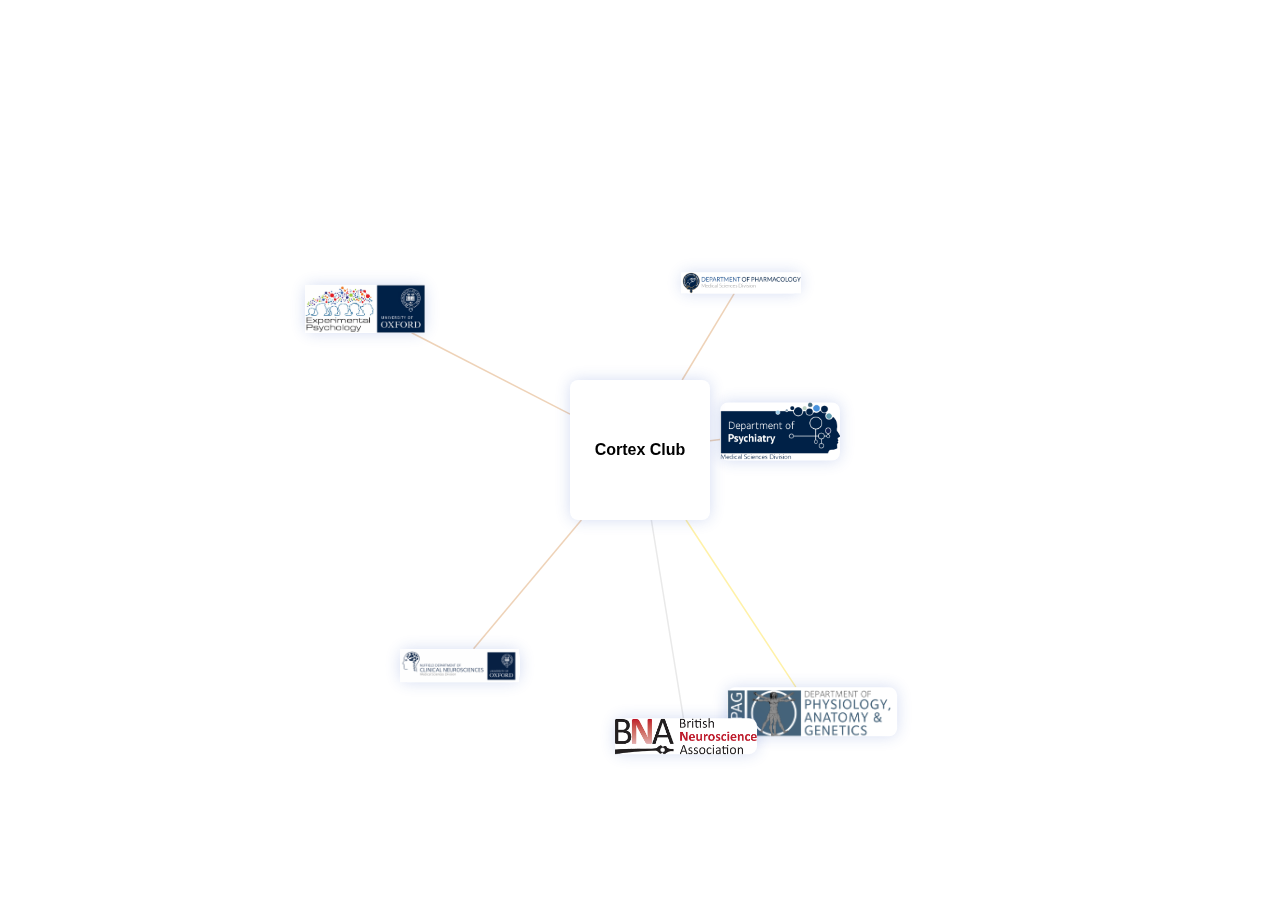
<file: example.html>
<!DOCTYPE html>
<html lang="en">
<head>
<meta charset="UTF-8">
<meta name="viewport" content="width=device-width, initial-scale=1.0">
<title>Cortex Club Neural Sponsors</title>
<style>
  html, body {
    margin: 0; height: 100%;
    background: #ffffff; overflow: hidden;
    font-family: sans-serif;
  }
  canvas {
    position: absolute; top: 0; left: 0;
    width: 100%; height: 100%;
  }

  .center, .sponsor {
    position: absolute;
    transform: translate(-50%, -50%);
    display: flex;
    align-items: center;
    justify-content: center;
    border-radius: 8px;
    background: #fff;
    box-shadow: 0 0 15px rgba(42,82,190,0.2);
    border: none;
    user-select: none;
    text-align: center;
    transition: width 0.3s ease, height 0.3s ease, border-color 0.3s;
  }

  .center {
    width: 140px; height: 140px;
    z-index: 10; font-weight: 600;
    cursor: pointer;
  }

  .sponsor img {
    max-width: 100%; max-height: 100%;
    object-fit: contain; display: block;
    transition: transform 0.3s;
  }

  .sponsor:hover img { transform: scale(1.05); }

  .gold   { border-color: gold; }
  .silver { border-color: silver; }
  .bronze { border-color: #cd7f32; }
</style>
</head>
<body>

<canvas id="bg"></canvas>

<div class="center" id="center">Cortex Club</div>
<div class="sponsor gold" id="dpag"><img src="assets/sponser_logos/DPAG.png" alt="DPAG"></div>
<div class="sponsor silver" id="bna"><img src="assets/sponser_logos/BNA.png" alt="BNA"></div>
<div class="sponsor bronze" id="pharmacology"><img src="assets/sponser_logos/Department of Pharmacology.png" alt="Pharmacology"></div>
<div class="sponsor bronze" id="clinical-neuro"><img src="assets/sponser_logos/Department_of_Clinical_Neuroscience.png" alt="Clinical Neuro"></div>
<div class="sponsor bronze" id="experimental-psych"><img src="assets/sponser_logos/Department_of_Experimental_Psychology.jpeg" alt="Experimental Psych"></div>
<div class="sponsor bronze" id="psychiatry"><img src="assets/sponser_logos/Department_of_Psychiatry.png" alt="Psychiatry"></div>

<script>
const canvas = document.getElementById('bg');
const ctx = canvas.getContext('2d');
let W = canvas.width = window.innerWidth;
let H = canvas.height = window.innerHeight;

const soma = {x: W/2, y: H/2, radius: 70};
const centerEl = document.getElementById('center');

const sponsors = [
  {el: document.getElementById('dpag'), tier:'gold'},
  {el: document.getElementById('bna'), tier:'silver'},
  {el: document.getElementById('pharmacology'), tier:'bronze'},
  {el: document.getElementById('clinical-neuro'), tier:'bronze'},
  {el: document.getElementById('experimental-psych'), tier:'bronze'},
  {el: document.getElementById('psychiatry'), tier:'bronze'}
];

const tiers = {
  gold:   {mass:2.0, repel:120000, attract:0.008, color:'#FFD700'},
  silver: {mass:1.5, repel:90000, attract:0.010, color:'#C0C0C0'},
  bronze: {mass:0.9, repel:70000, attract:0.012, color:'#CD7F32'}
};

const tierScales = { gold: 2.0, silver: 1.4, bronze: 1.0 };

// Scale sponsor logos by tier and aspect ratio
function adjustLogoSize(s) {
  const img = s.el.querySelector('img');
  if (!img.complete) { img.onload = () => adjustLogoSize(s); return; }
  const baseW = 120, baseH = 90;
  const aspect = img.naturalWidth / img.naturalHeight;
  const scale = Math.sqrt(tierScales[s.tier]);
  let width, height;
  if (aspect >= 1) {
    width = baseW * scale;
    height = (baseW / aspect) * scale;
  } else {
    height = baseH * scale;
    width = (baseH * aspect) * scale;
  }
  s.el.style.width = `${width}px`;
  s.el.style.height = `${height}px`;
}

// Intersection point between two rectangles (for dendrites)
function getBorderPoint(rectX, rectY, rectW, rectH, targetX, targetY) {
  const halfW = rectW / 2, halfH = rectH / 2;
  const dx = targetX - rectX, dy = targetY - rectY;
  const len = Math.sqrt(dx*dx + dy*dy) || 1;
  const unitX = dx / len, unitY = dy / len;
  const ratioX = halfW / Math.abs(unitX || 1);
  const ratioY = halfH / Math.abs(unitY || 1);
  const t = Math.min(ratioX, ratioY);
  return { x: rectX + unitX * t, y: rectY + unitY * t };
}

 // Initial positions
 sponsors.forEach(s=>{
   s.x = soma.x + (Math.random()-0.5)*600;
   s.y = soma.y + (Math.random()-0.5)*600;
  s.vx = 0; s.vy = 0;
  s.curveX = (s.x + soma.x)/2;
  s.curveY = (s.y + soma.y)/2;
  adjustLogoSize(s);
});

centerEl.style.left = soma.x + 'px';
centerEl.style.top = soma.y + 'px';

// Helper to convert hex to RGB
function hexToRgb(hex) {
  const result = /^#?([a-f\d]{2})([a-f\d]{2})([a-f\d]{2})$/i.exec(hex);
  return result ? {
    r: parseInt(result[1], 16),
    g: parseInt(result[2], 16),
    b: parseInt(result[3], 16)
  } : {r: 42, g: 82, b: 190};
}

// Pulse particles for hover
let pulses = [];

function spawnPulse(s) {
   const start = getBorderPoint(s.x, s.y, s.el.offsetWidth, s.el.offsetHeight, soma.x, soma.y);
   const end = getBorderPoint(soma.x, soma.y, centerEl.offsetWidth, centerEl.offsetHeight, s.x, s.y);
   pulses.push({start, end, progress:0, speed:0.02, color:tiers[s.tier].color});
 }

// Physics animation
function physics(){
  ctx.clearRect(0,0,W,H);

   // update pulses
   pulses = pulses.filter(p => {
     p.progress += p.speed;
     const t = p.progress;
     const cx = (p.start.x + p.end.x)/2;
     const cy = (p.start.y + p.end.y)/2;
     const x = (1-t)*(1-t)*p.start.x + 2*(1-t)*t*cx + t*t*p.end.x;
     const y = (1-t)*(1-t)*p.start.y + 2*(1-t)*t*cy + t*t*p.end.y;
     ctx.beginPath();
     ctx.arc(x,y,4,0,2*Math.PI);
     const rgb = hexToRgb(p.color);
     ctx.fillStyle = `rgba(${rgb.r},${rgb.g},${rgb.b},${1-t})`;
     ctx.fill();
     return t < 1;
   });

   // draw dendrites
   ctx.lineWidth = 1.5;
   sponsors.forEach(s=>{
     const rgb = hexToRgb(tiers[s.tier].color);
     ctx.strokeStyle = `rgba(${rgb.r},${rgb.g},${rgb.b},0.35)`;
    // attraction
    const dx = soma.x - s.x, dy = soma.y - s.y;
    const r2 = dx*dx + dy*dy, r = Math.sqrt(r2);
    const fG = tiers[s.tier].attract * r;
    const fxG = fG * dx/r, fyG = fG * dy/r;
     // repulsion
     let fxR=0, fyR=0;
     sponsors.forEach(o=>{
       if(o===s) return;
       const dx2 = s.x - o.x, dy2 = s.y - o.y;
       const dist2 = dx2*dx2 + dy2*dy2, dist = Math.sqrt(dist2)||1;
       // Get actual box dimensions for collision detection
       const sRect = s.el.getBoundingClientRect();
       const oRect = o.el.getBoundingClientRect();
       const minDist = (Math.max(sRect.width, sRect.height) + Math.max(oRect.width, oRect.height)) / 2 + 30;
       // Apply much stronger repulsion when too close
       const effectiveDist2 = Math.max(dist2, minDist * minDist * 0.5);
       const force = (tiers[s.tier].repel * tiers[o.tier].mass) / effectiveDist2;
       // Extra boost if very close
       const closenessFactor = dist < minDist ? (minDist / dist) : 1;
       fxR += (dx2/dist)*force*closenessFactor; fyR += (dy2/dist)*force*closenessFactor;
     });
     const fx = fxG + fxR, fy = fyG + fyR;
     s.vx += fx * 0.00003; s.vy += fy * 0.00003;
    s.vx *= 0.95; s.vy *= 0.95;
    s.x += s.vx; s.y += s.vy;
    s.curveX += ((s.x + soma.x)/2 - s.curveX)*0.05;
    s.curveY += ((s.y + soma.y)/2 - s.curveY)*0.05;

    const sRect = s.el.getBoundingClientRect();
    const cRect = centerEl.getBoundingClientRect();
    const start = getBorderPoint(s.x, s.y, sRect.width, sRect.height, soma.x, soma.y);
    const end = getBorderPoint(soma.x, soma.y, cRect.width, cRect.height, s.x, s.y);

    ctx.beginPath();
    ctx.moveTo(start.x, start.y);
    ctx.quadraticCurveTo(s.curveX, s.curveY, end.x, end.y);
    ctx.stroke();

    s.el.style.left = s.x + 'px';
    s.el.style.top = s.y + 'px';
  });

  requestAnimationFrame(physics);
}

physics();

// Hover interactivity
sponsors.forEach(s => {
  s.el.addEventListener('mouseenter', ()=>{
    pulses = [];
    spawnPulse(s);
    s.pulseInterval = setInterval(()=>spawnPulse(s), 700);
  });
  s.el.addEventListener('mouseleave', ()=>{
    clearInterval(s.pulseInterval);
  });
});

centerEl.addEventListener('mouseenter', ()=>{
  pulses = [];
  sponsors.forEach((s,i)=> setTimeout(()=>spawnPulse(s), i*150));
  centerEl.pulseInterval = setInterval(()=>{
    sponsors.forEach((s,i)=> setTimeout(()=>spawnPulse(s), i*150));
  }, 2000);
});
centerEl.addEventListener('mouseleave', ()=>{
  clearInterval(centerEl.pulseInterval);
});

// Responsive layout
window.addEventListener('resize', ()=>{
  const oldX = soma.x, oldY = soma.y;
  W = canvas.width = window.innerWidth;
  H = canvas.height = window.innerHeight;
  soma.x = W/2; soma.y = H/2;
  centerEl.style.left = soma.x + 'px';
  centerEl.style.top = soma.y + 'px';
  const dx = soma.x - oldX, dy = soma.y - oldY;
  sponsors.forEach(s => { s.x += dx; s.y += dy; });
});
</script>

</body>
</html>
</file>
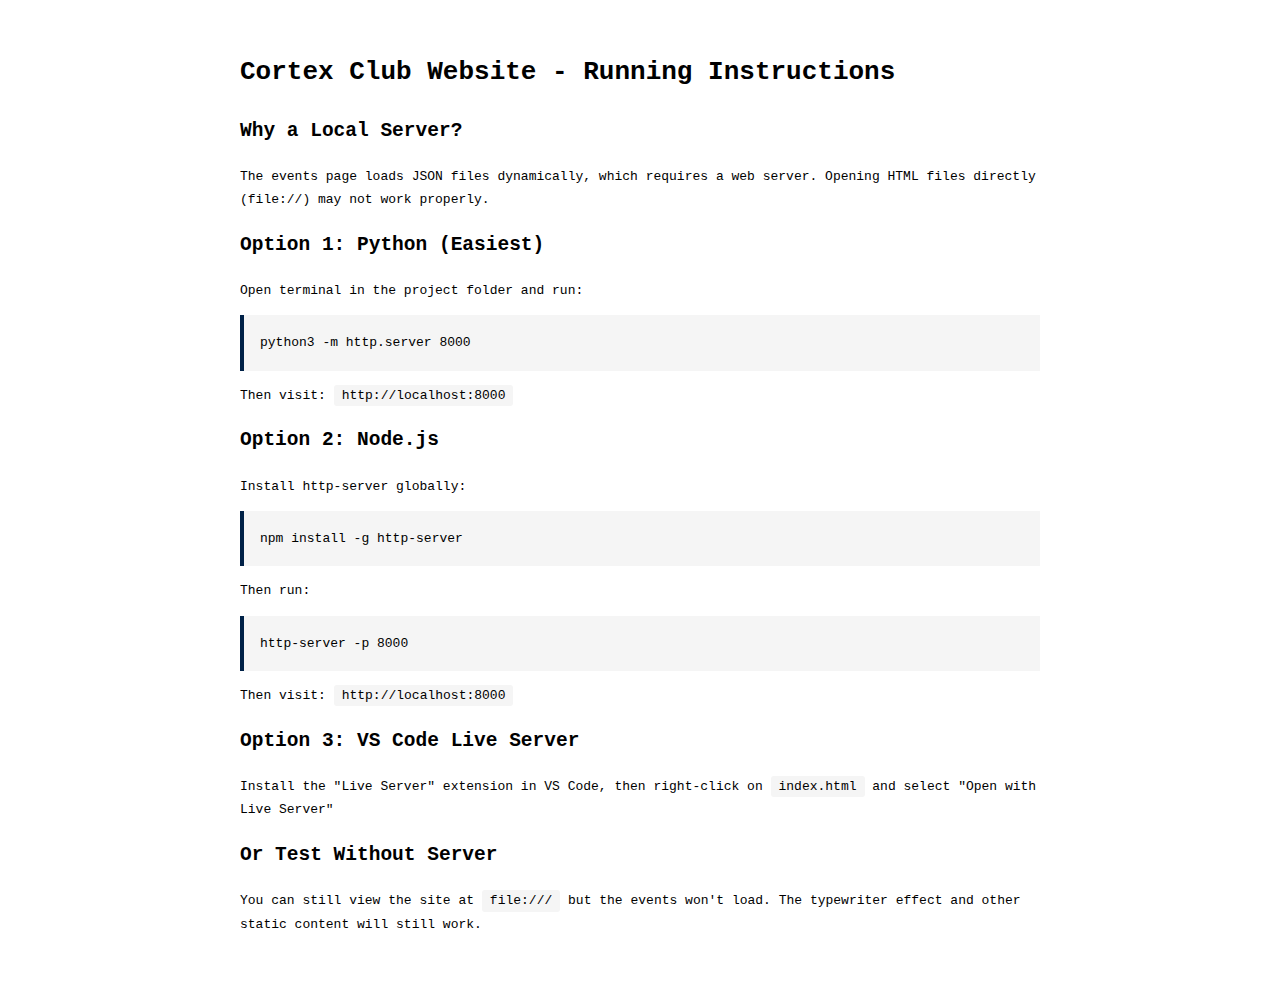
<file: start-server.html>
<!-- Open this file to see instructions for running a local server -->
<!DOCTYPE html>
<html>
<head>
    <title>How to Run Cortex Club Website</title>
    <style>
        body {
            font-family: monospace;
            padding: 2rem;
            max-width: 800px;
            margin: 0 auto;
            line-height: 1.8;
        }
        code {
            background: #f5f5f5;
            padding: 0.2rem 0.5rem;
            border-radius: 3px;
        }
        pre {
            background: #f5f5f5;
            padding: 1rem;
            border-left: 4px solid #002147;
            overflow-x: auto;
        }
    </style>
</head>
<body>
    <h1>Cortex Club Website - Running Instructions</h1>
    
    <h2>Why a Local Server?</h2>
    <p>The events page loads JSON files dynamically, which requires a web server. Opening HTML files directly (file://) may not work properly.</p>
    
    <h2>Option 1: Python (Easiest)</h2>
    <p>Open terminal in the project folder and run:</p>
    <pre>python3 -m http.server 8000</pre>
    <p>Then visit: <code>http://localhost:8000</code></p>
    
    <h2>Option 2: Node.js</h2>
    <p>Install http-server globally:</p>
    <pre>npm install -g http-server</pre>
    <p>Then run:</p>
    <pre>http-server -p 8000</pre>
    <p>Then visit: <code>http://localhost:8000</code></p>
    
    <h2>Option 3: VS Code Live Server</h2>
    <p>Install the "Live Server" extension in VS Code, then right-click on <code>index.html</code> and select "Open with Live Server"</p>
    
    <h2>Or Test Without Server</h2>
    <p>You can still view the site at <code>file:///</code> but the events won't load. The typewriter effect and other static content will still work.</p>
</body>
</html>
</file>
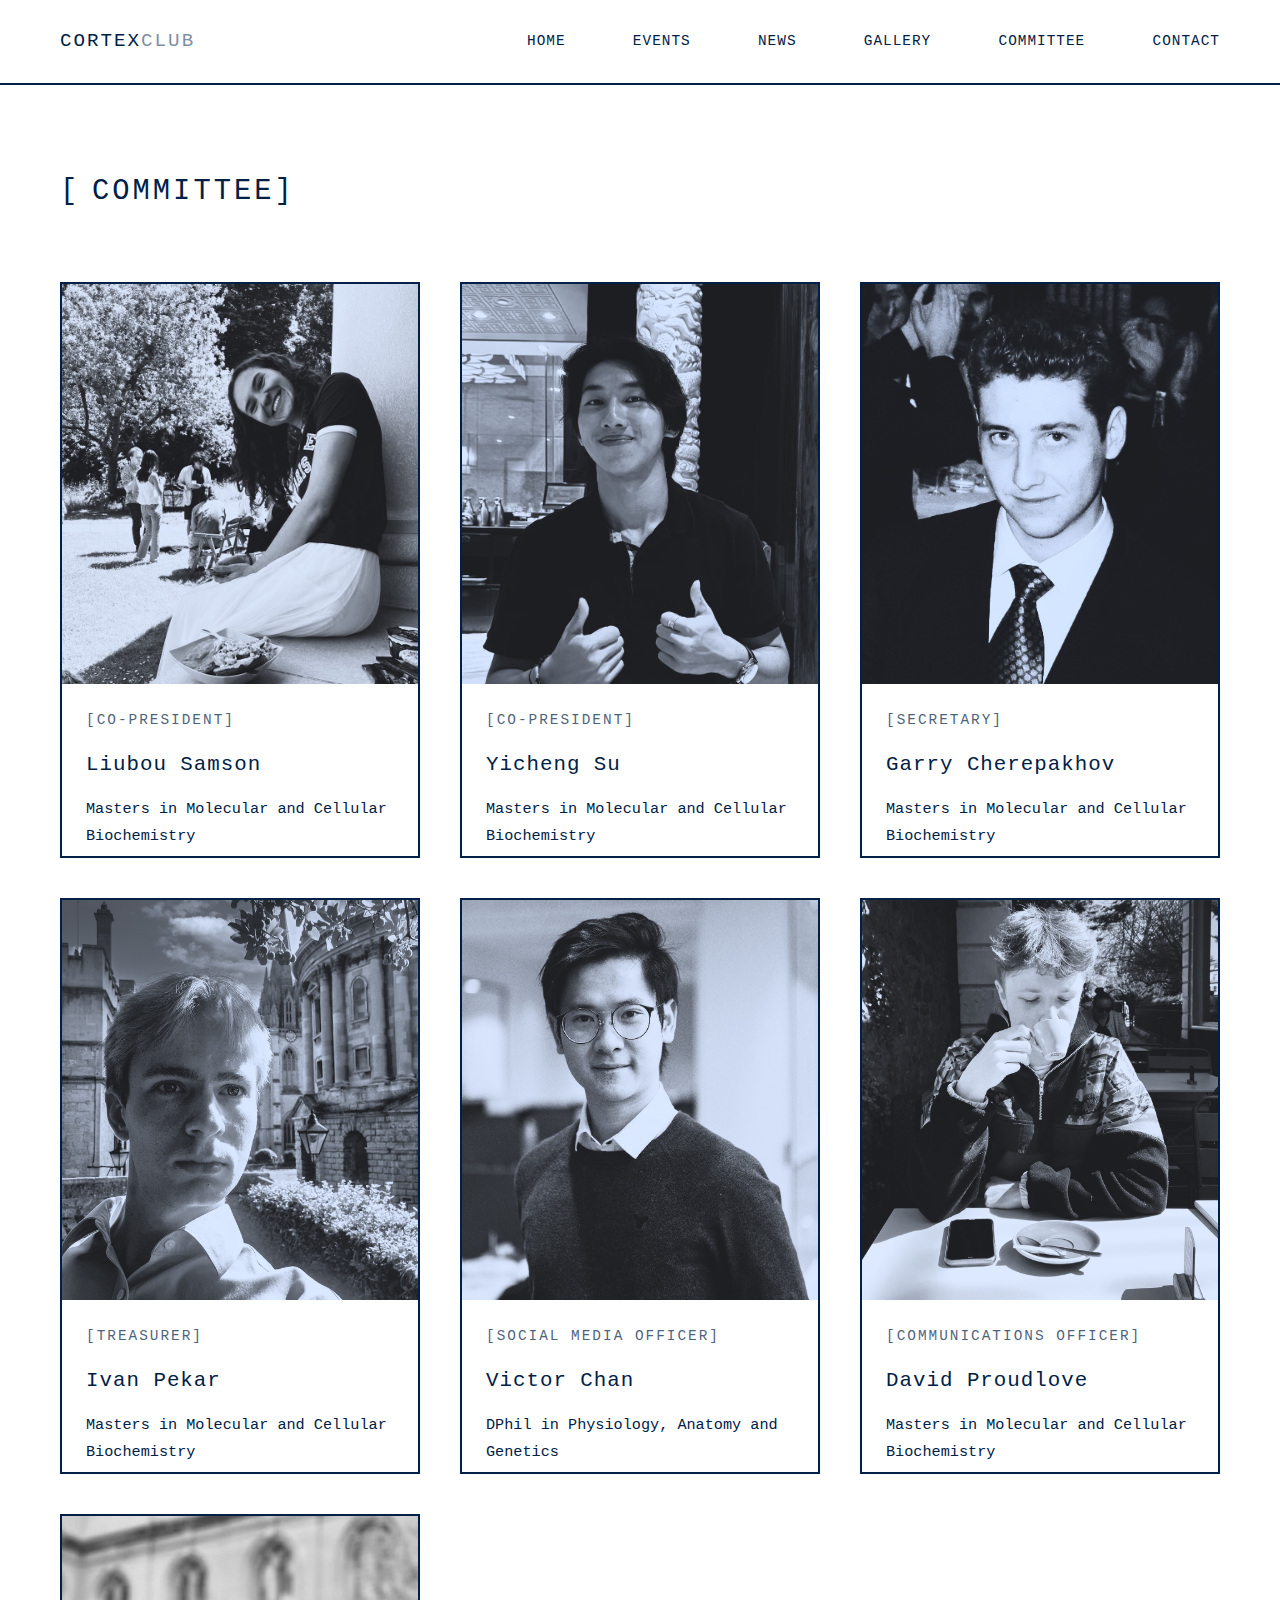
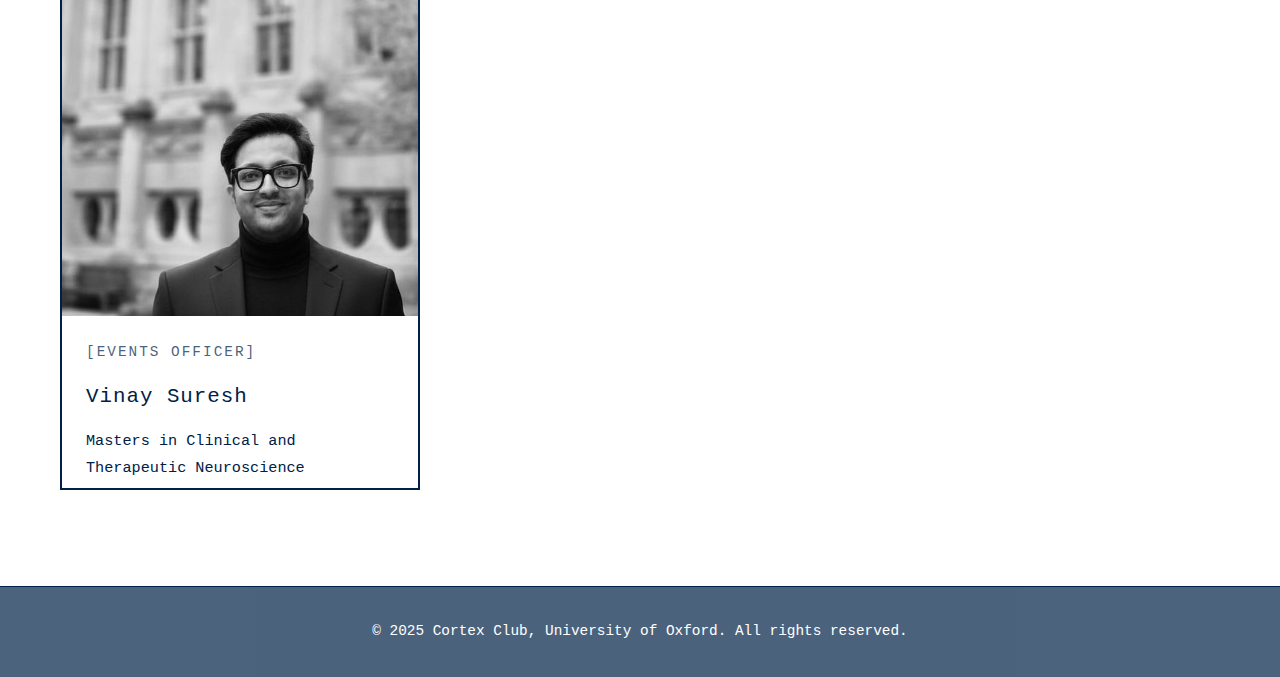
<file: sections/committee.html>
<!DOCTYPE html>
<html lang="en">
<head>
    <meta charset="UTF-8">
    <meta name="viewport" content="width=device-width, initial-scale=1.0">
    <title>Committee - Cortex Club</title>
    <link rel="stylesheet" href="../style.css">
    
    <!-- Google Analytics 4 -->
    <script async src="https://www.googletagmanager.com/gtag/js?id=G-6320PL4NQF"></script>
    <script>
        window.dataLayer = window.dataLayer || [];
        function gtag(){dataLayer.push(arguments);}
        gtag('js', new Date());
        gtag('config', 'G-6320PL4NQF');
    </script>
</head>
<body>
    <nav class="navbar">
        <div class="container">
            <div class="nav-brand">
                <h1>Cortex<span class="brand-accent">Club</span></h1>
            </div>
            <ul class="nav-menu" id="navMenu">
                <li class="nav-dropdown">
                    <a href="../index.html">Home</a>
                    <ul class="nav-dropdown-menu">
                        <li><a href="../index.html">Home</a></li>
                        <li><a href="../assets/policy/OUCC Policy for Membership, Attendance, and Governance.pdf" target="_blank" rel="noopener noreferrer">Policy</a></li>
                    </ul>
                </li>
                <li><a href="events.html">Events</a></li>
                <li><a href="news.html">News</a></li>
                <li><a href="gallery.html">Gallery</a></li>
                <li><a href="committee.html">Committee</a></li>
                <li><a href="contact.html">Contact</a></li>
            </ul>
            <button class="nav-toggle" id="navToggle" aria-label="Toggle navigation">
                <span></span>
                <span></span>
                <span></span>
            </button>
        </div>
    </nav>

    <section id="committee" class="section" style="margin-top: 70px;">
        <div class="container">
            <h2 class="section-title">Committee</h2>
            <div class="committee-grid" id="committeeGrid"></div>
        </div>
    </section>

    <footer class="footer">
        <div class="container">
            <p>&copy; 2025 Cortex Club, University of Oxford. All rights reserved.</p>
        </div>
    </footer>

    <script src="../utils/script.js"></script>
    <script>
        let allCommittees = [];

        // Load all committee JSON files dynamically
        async function loadCommittees() {
            try {
                // First, load the index.json to get list of all committee files
                const indexResponse = await fetch('../committees/index.json');
                const indexData = await indexResponse.json();
                
                // Load all committee files listed in index.json
                const promises = indexData.committees.map(filename => 
                    fetch(`../committees/${filename}`)
                        .then(response => response.json())
                        .catch(error => console.error(`Failed to load ${filename}:`, error))
                );

                const results = await Promise.all(promises);
                allCommittees = results.filter(committee => committee !== undefined);
                console.log('Loaded committees:', allCommittees);
                renderCommittees();
            } catch (error) {
                console.error('Failed to load committees index:', error);
            }
        }

        function renderCommittees() {
            const grid = document.getElementById('committeeGrid');
            if (!grid) return;

            grid.innerHTML = '';

            allCommittees.forEach(committee => {
                const card = document.createElement('div');
                card.className = 'committee-card';
                
                card.innerHTML = `
                    <img src="../assets/committee_photos/${committee.photo}" alt="${committee.name}" class="committee-portrait">
                    <div class="committee-info">
                        <h3>[${committee.role}]</h3>
                        <p class="committee-name">${committee.name}</p>
                        <p class="committee-bio">${committee.bio}</p>
                    </div>
                `;
                
                grid.appendChild(card);
            });
        }

        // Load committees when page loads
        loadCommittees();
    </script>
    <script src="../utils/analytics-events.js"></script>
</body>
</html>
</file>
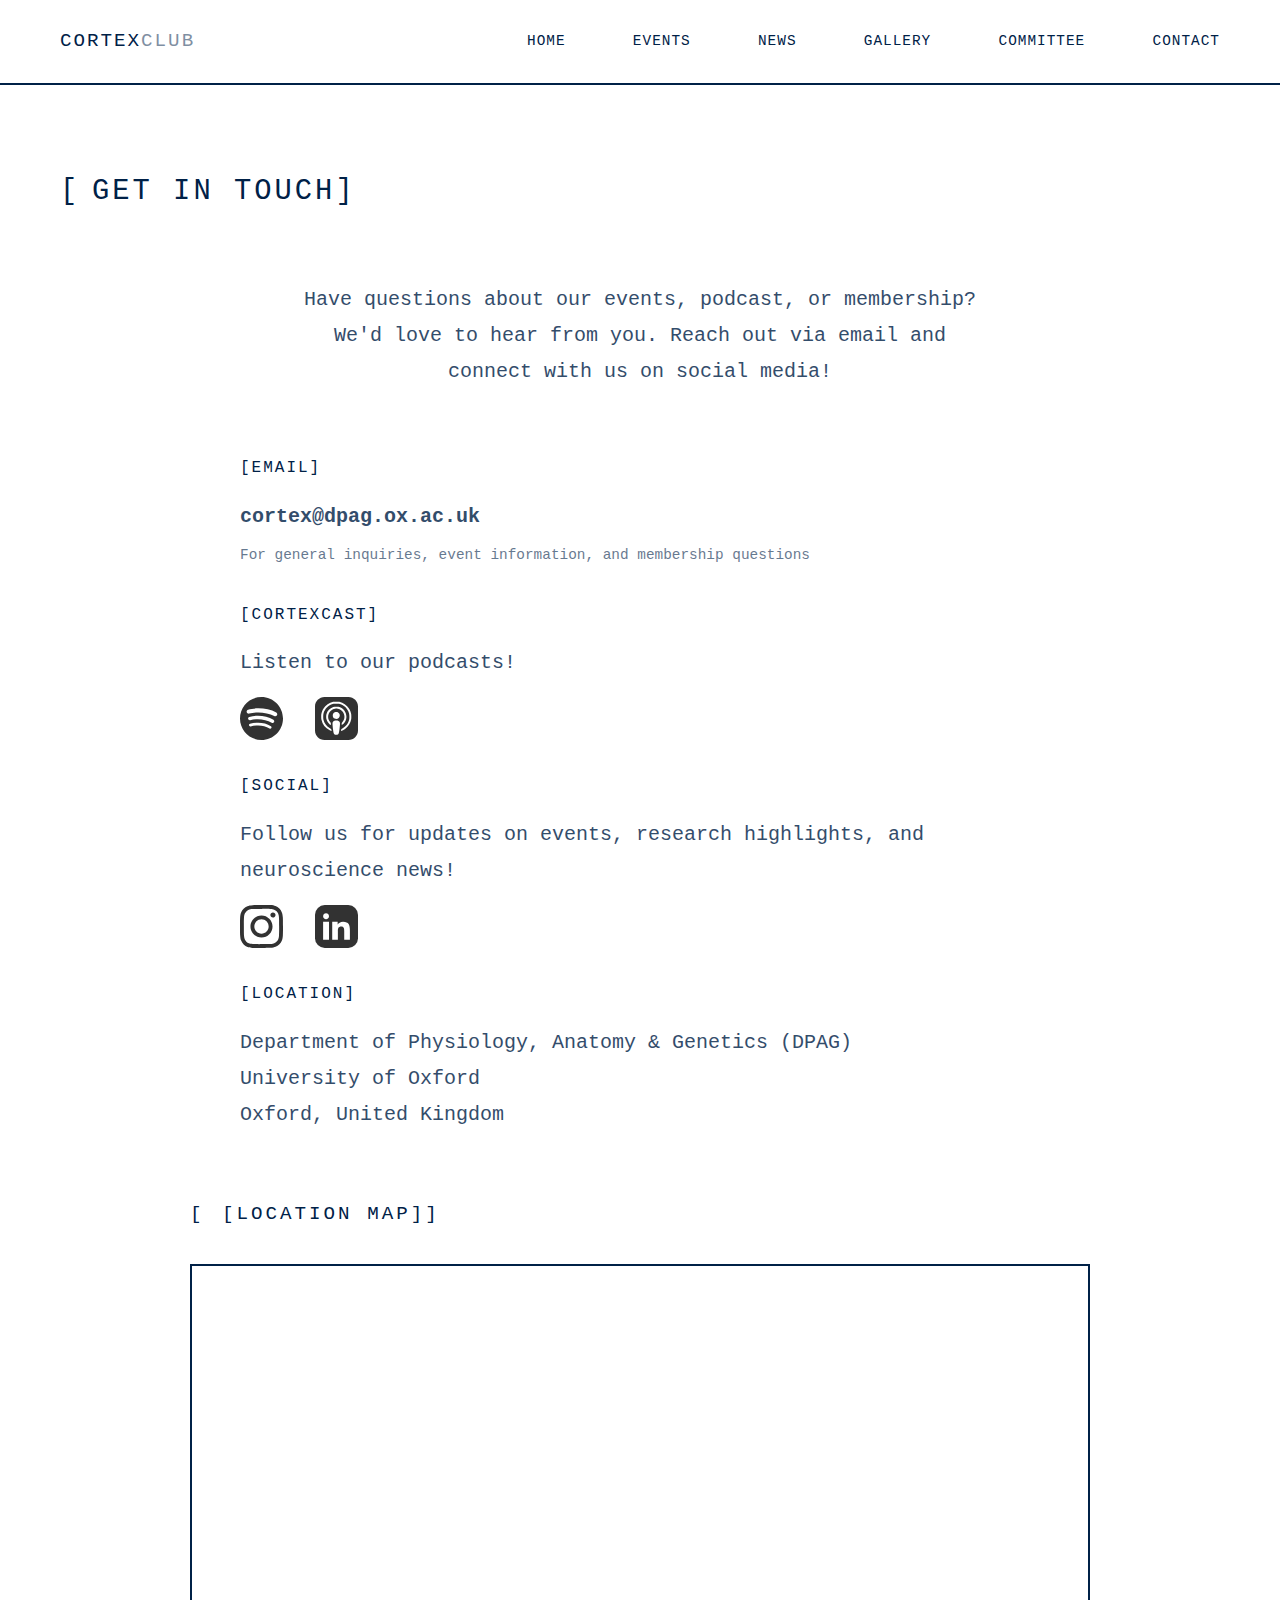
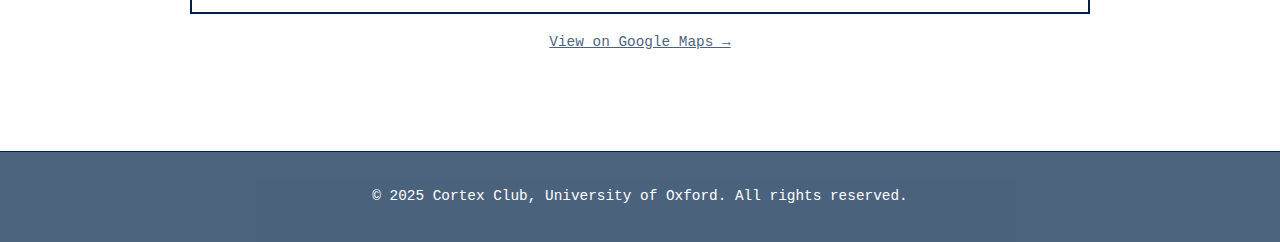
<file: sections/contact.html>
<!DOCTYPE html>
<html lang="en">
<head>
    <meta charset="UTF-8">
    <meta name="viewport" content="width=device-width, initial-scale=1.0">
    <title>Contact - Cortex Club</title>
    <link rel="stylesheet" href="../style.css">
    
    <!-- Google Analytics 4 -->
    <script async src="https://www.googletagmanager.com/gtag/js?id=G-6320PL4NQF"></script>
    <script>
        window.dataLayer = window.dataLayer || [];
        function gtag(){dataLayer.push(arguments);}
        gtag('js', new Date());
        gtag('config', 'G-6320PL4NQF');
    </script>
</head>
<body>
    <nav class="navbar">
        <div class="container">
            <div class="nav-brand">
                <h1>Cortex<span class="brand-accent">Club</span></h1>
            </div>
            <ul class="nav-menu" id="navMenu">
                <li><a href="../index.html">Home</a></li>
                <li><a href="events.html">Events</a></li>
                <li><a href="news.html">News</a></li>
                <li><a href="gallery.html">Gallery</a></li>
                <li><a href="committee.html">Committee</a></li>
                <li><a href="contact.html">Contact</a></li>
            </ul>
            <button class="nav-toggle" id="navToggle" aria-label="Toggle navigation">
                <span></span>
                <span></span>
                <span></span>
            </button>
        </div>
    </nav>

    <section class="section" style="margin-top: 70px; font-size: 1.25em;">
        <div class="container">
            <h2 class="section-title">Get In Touch</h2>
            <p style="text-align: center; color: var(--black); opacity: 0.8; max-width: 700px; margin: 0 auto 4rem; line-height: 1.8;">
                Have questions about our events, podcast, or membership? We'd love to hear from you. 
                Reach out via email and connect with us on social media!
            </p>
            <div class="contact-content" style="grid-template-columns: 1fr; max-width: 800px;">
                <div class="contact-info">
                    <div class="contact-item">
                        <h3>[EMAIL]</h3>
                        <p><a href="mailto:cortex@dpag.ox.ac.uk" style="color: var(--black); text-decoration: none; opacity: 1;"><strong>cortex@dpag.ox.ac.uk</strong></a></p>
                        <p style="margin-top: 0.5rem; font-size: 0.9rem; opacity: 0.6; color: var(--black);">For general inquiries, event information, and membership questions</p>
                    </div>
                    <div class="contact-item">
                        <h3>[CORTEXCAST]</h3>
                        <p style="margin-bottom: 1rem; opacity: 0.8; color: var(--black);">Listen to our podcasts!</p>
                        <div class="social-links">
                            <a href="https://open.spotify.com/show/6BoktzxhbOVsw4UeJHtuiY" target="_blank" rel="noopener noreferrer" aria-label="Spotify" style="display: inline-block; line-height: 0;">
                                <img src="../assets/app_logos/spotify-round-black-icon.svg" alt="Spotify" style="width: 43px; height: 43px; opacity: 0.8; transition: opacity 0.3s ease;" onmouseover="this.style.opacity='1'" onmouseout="this.style.opacity='0.8'">
                            </a>
                            <a href="https://podcasts.apple.com/us/podcast/cortexcast-a-neuroscience-podcast/id1467345364" target="_blank" rel="noopener noreferrer" aria-label="Apple Podcasts" style="display: inline-block; line-height: 0;">
                                <img src="../assets/app_logos/apple-podcasts_logo.svg" alt="Apple Podcasts" style="width: 43px; height: 43px; opacity: 0.8; transition: opacity 0.3s ease;" onmouseover="this.style.opacity='1'" onmouseout="this.style.opacity='0.8'">
                            </a>
                        </div>
                    </div>
                    <div class="contact-item">
                        <h3>[SOCIAL]</h3>
                        <p style="margin-bottom: 1rem; opacity: 0.8; color: var(--black);">Follow us for updates on events, research highlights, and neuroscience news!</p>
                        <div class="social-links">
                            <a href="https://www.instagram.com/oxfordcortexclub/" target="_blank" rel="noopener noreferrer" aria-label="Instagram" style="display: inline-block; line-height: 0;">
                                <img src="../assets/app_logos/black-instagram-icon.svg" alt="Instagram" style="width: 43px; height: 43px; opacity: 0.8; transition: opacity 0.3s ease;" onmouseover="this.style.opacity='1'" onmouseout="this.style.opacity='0.8'">
                            </a>
                            <a href="https://www.linkedin.com/in/cortex-club-953615380/" target="_blank" rel="noopener noreferrer" aria-label="LinkedIn" style="display: inline-block; line-height: 0;">
                                <img src="../assets/app_logos/linkedin-square-icon.svg" alt="LinkedIn" style="width: 43px; height: 43px; opacity: 0.8; transition: opacity 0.3s ease;" onmouseover="this.style.opacity='1'" onmouseout="this.style.opacity='0.8'">
                            </a>
                        </div>
                    </div>
                    <div class="contact-item">
                        <h3>[LOCATION]</h3>
                        <p style="color: var(--black);">Department of Physiology, Anatomy & Genetics (DPAG)<br>University of Oxford<br>Oxford, United Kingdom</p>
                    </div>
                  
                </div>
            </div>
            
            <!-- Map Section -->
            <div class="map-container" style="margin-top: 4rem;">
                <h3 class="section-title" style="font-size: 1.2rem; margin-bottom: 2rem;">[LOCATION MAP]</h3>
                <div class="map-wrapper">
                    <iframe 
                        src="https://www.google.com/maps/embed?pb=!1m14!1m8!1m3!1d2469.541509388953!2d-1.2550276!3d51.759707!3m2!1i1024!2i768!4f13.1!3m3!1m2!1s0x4876c6a8f58f87ed%3A0xd62366c5569f0e9b!2sDepartment%20of%20Physiology%2C%20Anatomy%20%26%20Genetics%20(DPAG)%2C%20University%20of%20Oxford!5e0!3m2!1sen!2suk!4v1761736411504!5m2!1sen!2suk"
                        width="100%" 
                        height="350" 
                        style="border: 2px solid var(--black);"
                        allowfullscreen="" 
                        loading="lazy" 
                        referrerpolicy="no-referrer-when-downgrade"
                        title="Department of Physiology, Anatomy & Genetics (DPAG), University of Oxford">
                    </iframe>
                </div>
                <p style="text-align: center; margin-top: 1rem; opacity: 0.7; font-size: 0.9rem;">
                    <a href="https://maps.app.goo.gl/LnAFR9UZUQ6syPoy8" target="_blank" style="color: var(--black); text-decoration: underline;">View on Google Maps →</a>
                </p>
            </div>
        </div>
    </section>

    <footer class="footer">
        <div class="container">
            <p>&copy; 2025 Cortex Club, University of Oxford. All rights reserved.</p>
        </div>
    </footer>

    <script src="../utils/script.js"></script>
</body>
</html>
</file>
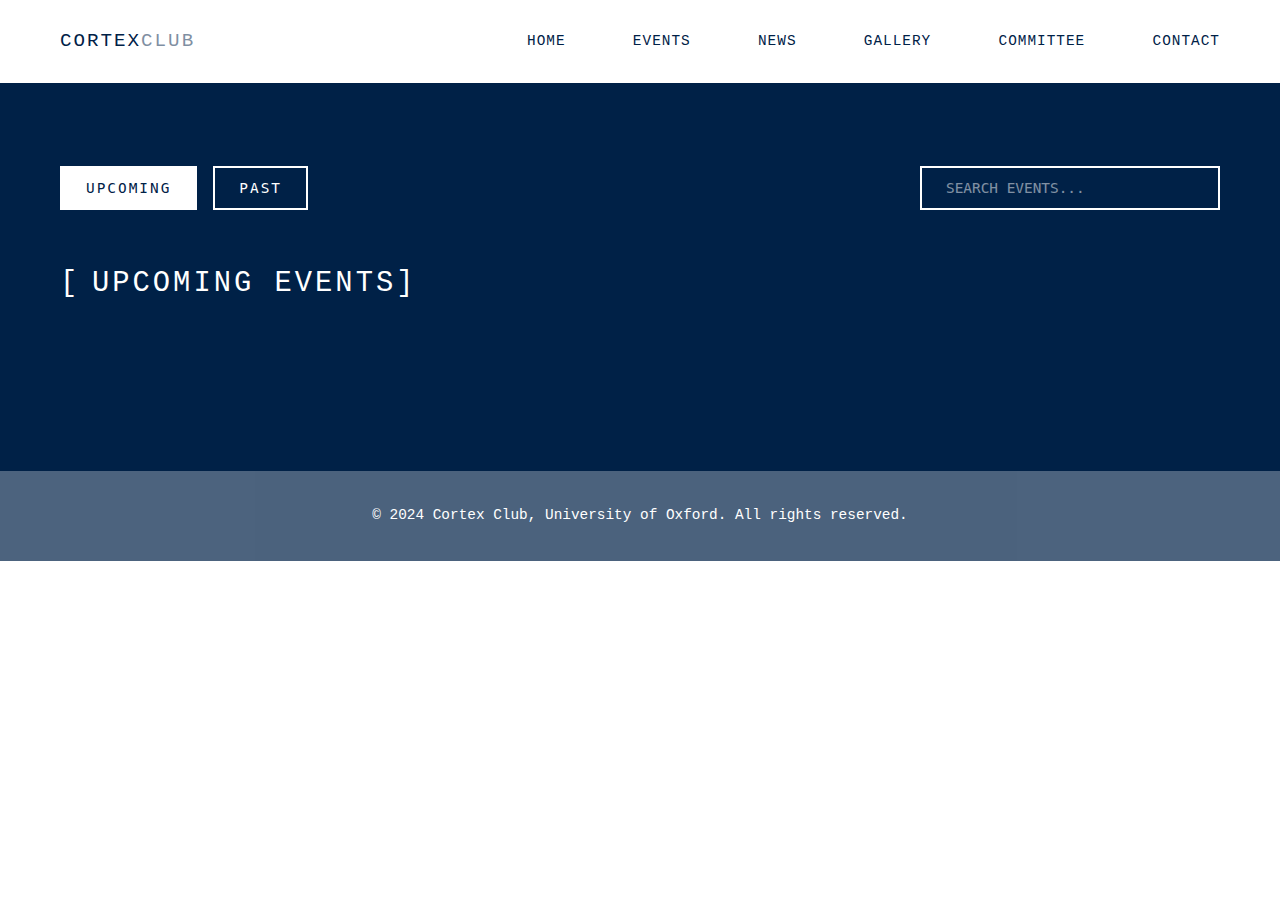
<file: sections/events.html>
<!DOCTYPE html>
<html lang="en">
<head>
    <meta charset="UTF-8">
    <meta name="viewport" content="width=device-width, initial-scale=1.0">
    <title>Events - Cortex Club</title>
    <link rel="stylesheet" href="../style.css">
</head>
<body>
    <nav class="navbar">
        <div class="container">
            <div class="nav-brand">
                <h1>Cortex<span class="brand-accent">Club</span></h1>
            </div>
            <ul class="nav-menu" id="navMenu">
                <li><a href="../index.html">Home</a></li>
                <li><a href="events.html">Events</a></li>
                <li><a href="news.html">News</a></li>
                <li><a href="gallery.html">Gallery</a></li>
                <li><a href="committee.html">Committee</a></li>
                <li><a href="contact.html">Contact</a></li>
            </ul>
            <button class="nav-toggle" id="navToggle" aria-label="Toggle navigation">
                <span></span>
                <span></span>
                <span></span>
            </button>
        </div>
    </nav>

    <section class="section section-dark" style="margin-top: 70px;">
        <div class="container">
            <div style="display: flex; justify-content: space-between; align-items: center; margin-bottom: 3rem; flex-wrap: wrap; gap: 2rem;">
                <div style="display: flex; gap: 1rem;">
                    <button class="events-toggle-btn active" id="upcomingBtn">UPCOMING</button>
                    <button class="events-toggle-btn" id="pastBtn">PAST</button>
                </div>
                <input type="text" id="eventSearch" class="event-search-input" placeholder="SEARCH EVENTS...">
            </div>

            <div id="upcomingEvents" class="events-container">
                <h2 class="section-title">Upcoming Events</h2>
                <div class="events-grid" id="upcomingGrid"></div>
            </div>

            <div id="pastEvents" class="events-container" style="display: none;">
                <h2 class="section-title">Past Events</h2>
                <div id="pastGrid"></div>
            </div>
        </div>
    </section>

    <footer class="footer">
        <div class="container">
            <p>&copy; 2024 Cortex Club, University of Oxford. All rights reserved.</p>
        </div>
    </footer>

    <script src="../utils/script.js"></script>
    <script>
        let allEvents = [];
        const currentDate = new Date();

        // Load all event JSON files dynamically
        async function loadEvents() {
            try {
                // First, load the index.json to get list of all event files
                const indexResponse = await fetch('../events/index.json');
                const indexData = await indexResponse.json();
                
                // Load all event files listed in index.json
                const promises = indexData.events.map(filename => 
                    fetch(`../events/${filename}`)
                        .then(response => response.json())
                        .catch(error => console.error(`Failed to load ${filename}:`, error))
                );

                const results = await Promise.all(promises);
                allEvents = results.filter(event => event !== undefined);
                console.log('Loaded events:', allEvents);
                sortAndDisplayEvents();
            } catch (error) {
                console.error('Failed to load events index:', error);
            }
        }

        function sortAndDisplayEvents() {
            const upcomingEvents = [];
            const pastEvents = [];

            // Get today's date without time for accurate comparison
            const today = new Date();
            today.setHours(0, 0, 0, 0);

            allEvents.forEach(event => {
                const eventDate = new Date(event.date);
                eventDate.setHours(0, 0, 0, 0);
                
                if (eventDate >= today) {
                    upcomingEvents.push(event);
                } else {
                    pastEvents.push(event);
                }
            });

            // Sort upcoming events by date (ascending)
            upcomingEvents.sort((a, b) => new Date(a.date) - new Date(b.date));
            // Sort past events by date (descending)
            pastEvents.sort((a, b) => new Date(b.date) - new Date(a.date));

            console.log('Total events loaded:', allEvents.length);
            console.log('Upcoming events:', upcomingEvents.length);
            console.log('Past events:', pastEvents.length);
            
            if (upcomingEvents.length === 0 && pastEvents.length === 0) {
                console.error('No events to display! Check dates.');
            }
            
            renderEvents(upcomingEvents, 'upcomingGrid', false);
            renderEventsByYear(pastEvents, 'pastGrid');
        }

        function renderEventsByYear(events, containerId) {
            const container = document.getElementById(containerId);
            container.innerHTML = '';

            if (events.length === 0) return;

            // Group events by academic year (Sep 1 - Aug 31)
            const eventsByAcademicYear = {};
            
            events.forEach(event => {
                const eventDate = new Date(event.date);
                const year = eventDate.getFullYear();
                const month = eventDate.getMonth() + 1; // JS months are 0-indexed
                
                // Determine academic year: if Sep-Dec, it's in year-year+1; Jan-Aug it's in year-1-year
                let academicYearStart, academicYearEnd;
                if (month >= 9) {
                    // September to December: academic year starts this year
                    academicYearStart = year;
                    academicYearEnd = year + 1;
                } else {
                    // January to August: academic year started previous year
                    academicYearStart = year - 1;
                    academicYearEnd = year;
                }
                
                const academicYearKey = `${academicYearStart}-${academicYearEnd}`;
                
                if (!eventsByAcademicYear[academicYearKey]) {
                    eventsByAcademicYear[academicYearKey] = [];
                }
                eventsByAcademicYear[academicYearKey].push(event);
            });

            // Render each academic year section
            // Sort by the ending year (e.g., 2024-2025 comes before 2023-2024)
            Object.keys(eventsByAcademicYear).sort((a, b) => {
                const yearA = parseInt(a.split('-')[1]);
                const yearB = parseInt(b.split('-')[1]);
                return yearB - yearA;
            }).forEach(academicYear => {
                // Academic year heading (e.g., "2023-2024")
                const yearHeading = document.createElement('h3');
                yearHeading.textContent = academicYear;
                yearHeading.style.cssText = 'font-size: 2rem; color: var(--white); opacity: 0.9; letter-spacing: 3px; margin-top: 3rem; margin-bottom: 2rem; text-transform: uppercase; text-align: left; padding-left: 2rem;';
                container.appendChild(yearHeading);
                
                // Get events for this academic year
                const yearEvents = eventsByAcademicYear[academicYear];
                
                // Sort events within this academic year by date (newest first)
                yearEvents.sort((a, b) => new Date(b.date) - new Date(a.date));

                // Events grid for this year
                const yearGrid = document.createElement('div');
                yearGrid.className = 'events-grid';
                
                yearEvents.forEach(event => {
                    const eventCard = createEventCard(event);
                    yearGrid.appendChild(eventCard);
                });

                container.appendChild(yearGrid);
            });
        }

        function createEventCard(event) {
            const eventDate = new Date(event.date);
            const month = eventDate.toLocaleDateString('en-US', { month: 'short' }).toUpperCase();
            const day = eventDate.getDate();

            const eventCard = document.createElement('div');
            eventCard.className = 'event-card';
            // Include both title and description in searchable data
            const searchableText = `${event.title} ${event.description}`.toLowerCase();
            eventCard.setAttribute('data-event', searchableText);

            eventCard.innerHTML = `
                <div class="event-date">
                    <span class="date-day">${day}</span>
                    <span class="date-month">${month}</span>
                </div>
                <h3>${event.title}</h3>
                <p>${event.description}</p>
            `;

            return eventCard;
        }

        function renderEvents(events, gridId, showYear = false) {
            const grid = document.getElementById(gridId);
            grid.innerHTML = '';

            events.forEach(event => {
                const eventDate = new Date(event.date);
                const month = eventDate.toLocaleDateString('en-US', { month: 'short' }).toUpperCase();
                const day = eventDate.getDate();
                const year = eventDate.getFullYear();

                const eventCard = document.createElement('div');
                eventCard.className = 'event-card';
                // Include both title and description in searchable data
                const searchableText = `${event.title} ${event.description}`.toLowerCase();
                eventCard.setAttribute('data-event', searchableText);

                const yearHtml = showYear ? `<span class="date-year">${year}</span>` : '';

                eventCard.innerHTML = `
                    <div class="event-date">
                        <span class="date-day">${day}</span>
                        <span class="date-month">${month}</span>
                        ${yearHtml}
                    </div>
                    <h3>${event.title}</h3>
                    <p>${event.description}</p>
                `;

                grid.appendChild(eventCard);
            });
        }

        function showUpcoming() {
            document.getElementById('upcomingEvents').style.display = 'block';
            document.getElementById('pastEvents').style.display = 'none';
            document.querySelectorAll('.events-toggle-btn').forEach(btn => btn.classList.remove('active'));
            document.getElementById('upcomingBtn').classList.add('active');
        }

        function showPast() {
            document.getElementById('upcomingEvents').style.display = 'none';
            document.getElementById('pastEvents').style.display = 'block';
            document.querySelectorAll('.events-toggle-btn').forEach(btn => btn.classList.remove('active'));
            document.getElementById('pastBtn').classList.add('active');
        }

        document.getElementById('upcomingBtn').addEventListener('click', showUpcoming);
        document.getElementById('pastBtn').addEventListener('click', showPast);

        document.getElementById('eventSearch').addEventListener('input', function(e) {
            const searchTerm = e.target.value.toLowerCase();
            const activeContainer = document.getElementById('upcomingEvents').style.display === 'none' ? 'pastEvents' : 'upcomingEvents';
            const container = document.getElementById(activeContainer);
            
            // Get all grids in the active container (including nested ones)
            const grids = container.querySelectorAll('.events-grid');
            
            grids.forEach(grid => {
                Array.from(grid.children).forEach(card => {
                    const eventText = card.getAttribute('data-event');
                    if (eventText.includes(searchTerm)) {
                        card.style.display = 'block';
                    } else {
                        card.style.display = 'none';
                    }
                });
            });
        });

        // Initialize
        loadEvents();
    </script>

    <style>
        .events-toggle-btn {
            background: transparent;
            border: 2px solid var(--white);
            color: var(--white);
            padding: 0.75rem 1.5rem;
            text-transform: uppercase;
            letter-spacing: 2px;
            font-family: monospace;
            font-size: 0.9rem;
            cursor: pointer;
            transition: var(--transition);
        }

        .events-toggle-btn.active,
        .events-toggle-btn:hover {
            background: var(--white);
            color: var(--black);
        }

        .event-search-input {
            background: transparent;
            border: 2px solid var(--white);
            color: var(--white);
            padding: 0.75rem 1.5rem;
            font-family: monospace;
            font-size: 0.9rem;
            width: 300px;
            transition: var(--transition);
        }

        .event-search-input::placeholder {
            color: var(--white);
            opacity: 0.5;
        }

        .event-search-input:focus {
            outline: none;
            border-color: var(--grey);
        }

        .event-card {
            border: 2px solid var(--white);
            opacity: 0.6;
            transition: var(--transition);
        }

        .event-card:hover {
            opacity: 1;
            border-color: var(--white);
        }

        @media (max-width: 768px) {
            .event-search-input {
                width: 100%;
            }
        }
    </style>
</body>
</html>
</file>
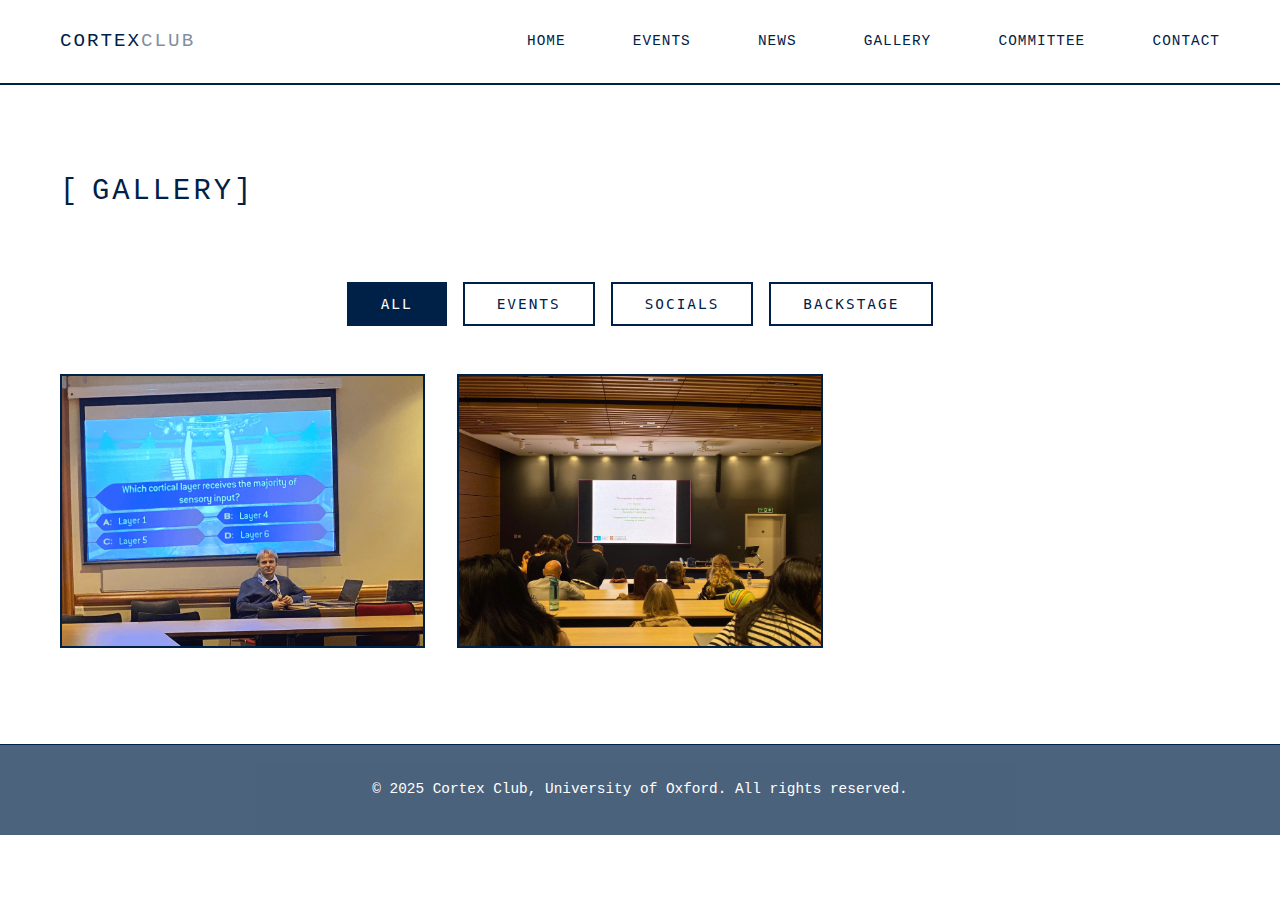
<file: sections/gallery.html>
<!DOCTYPE html>
<html lang="en">
<head>
    <meta charset="UTF-8">
    <meta name="viewport" content="width=device-width, initial-scale=1.0">
    <title>Gallery - Cortex Club</title>
    <link rel="stylesheet" href="../style.css">
    
    <!-- Google Analytics 4 -->
    <script async src="https://www.googletagmanager.com/gtag/js?id=G-6320PL4NQF"></script>
    <script>
        window.dataLayer = window.dataLayer || [];
        function gtag(){dataLayer.push(arguments);}
        gtag('js', new Date());
        gtag('config', 'G-6320PL4NQF');
    </script>
</head>
<body>
    <nav class="navbar">
        <div class="container">
            <div class="nav-brand">
                <h1>Cortex<span class="brand-accent">Club</span></h1>
            </div>
            <ul class="nav-menu" id="navMenu">
                <li><a href="../index.html">Home</a></li>
                <li><a href="events.html">Events</a></li>
                <li><a href="news.html">News</a></li>
                <li><a href="gallery.html">Gallery</a></li>
                <li><a href="committee.html">Committee</a></li>
                <li><a href="contact.html">Contact</a></li>
            </ul>
            <button class="nav-toggle" id="navToggle" aria-label="Toggle navigation">
                <span></span>
                <span></span>
                <span></span>
            </button>
        </div>
    </nav>

    <section class="section" style="margin-top: 70px;">
        <div class="container">
            <h2 class="section-title">Gallery</h2>
            <div class="gallery-filters" id="galleryFilters">
                <button class="gallery-filter-btn active" data-category="all">All</button>
                <button class="gallery-filter-btn" data-category="event">Events</button>
                <button class="gallery-filter-btn" data-category="social">Socials</button>
                <button class="gallery-filter-btn" data-category="backstage">Backstage</button>
            </div>
            <div class="gallery-grid" id="galleryGrid">
                <!-- Gallery images will be loaded dynamically from JSON -->
            </div>
        </div>
    </section>

    <footer class="footer">
        <div class="container">
            <p>&copy; 2025 Cortex Club, University of Oxford. All rights reserved.</p>
        </div>
    </footer>

    <script src="../utils/script.js"></script>
    <script src="../utils/gallery.js"></script>
    <script src="../utils/analytics-events.js"></script>
</body>
</html>
</file>
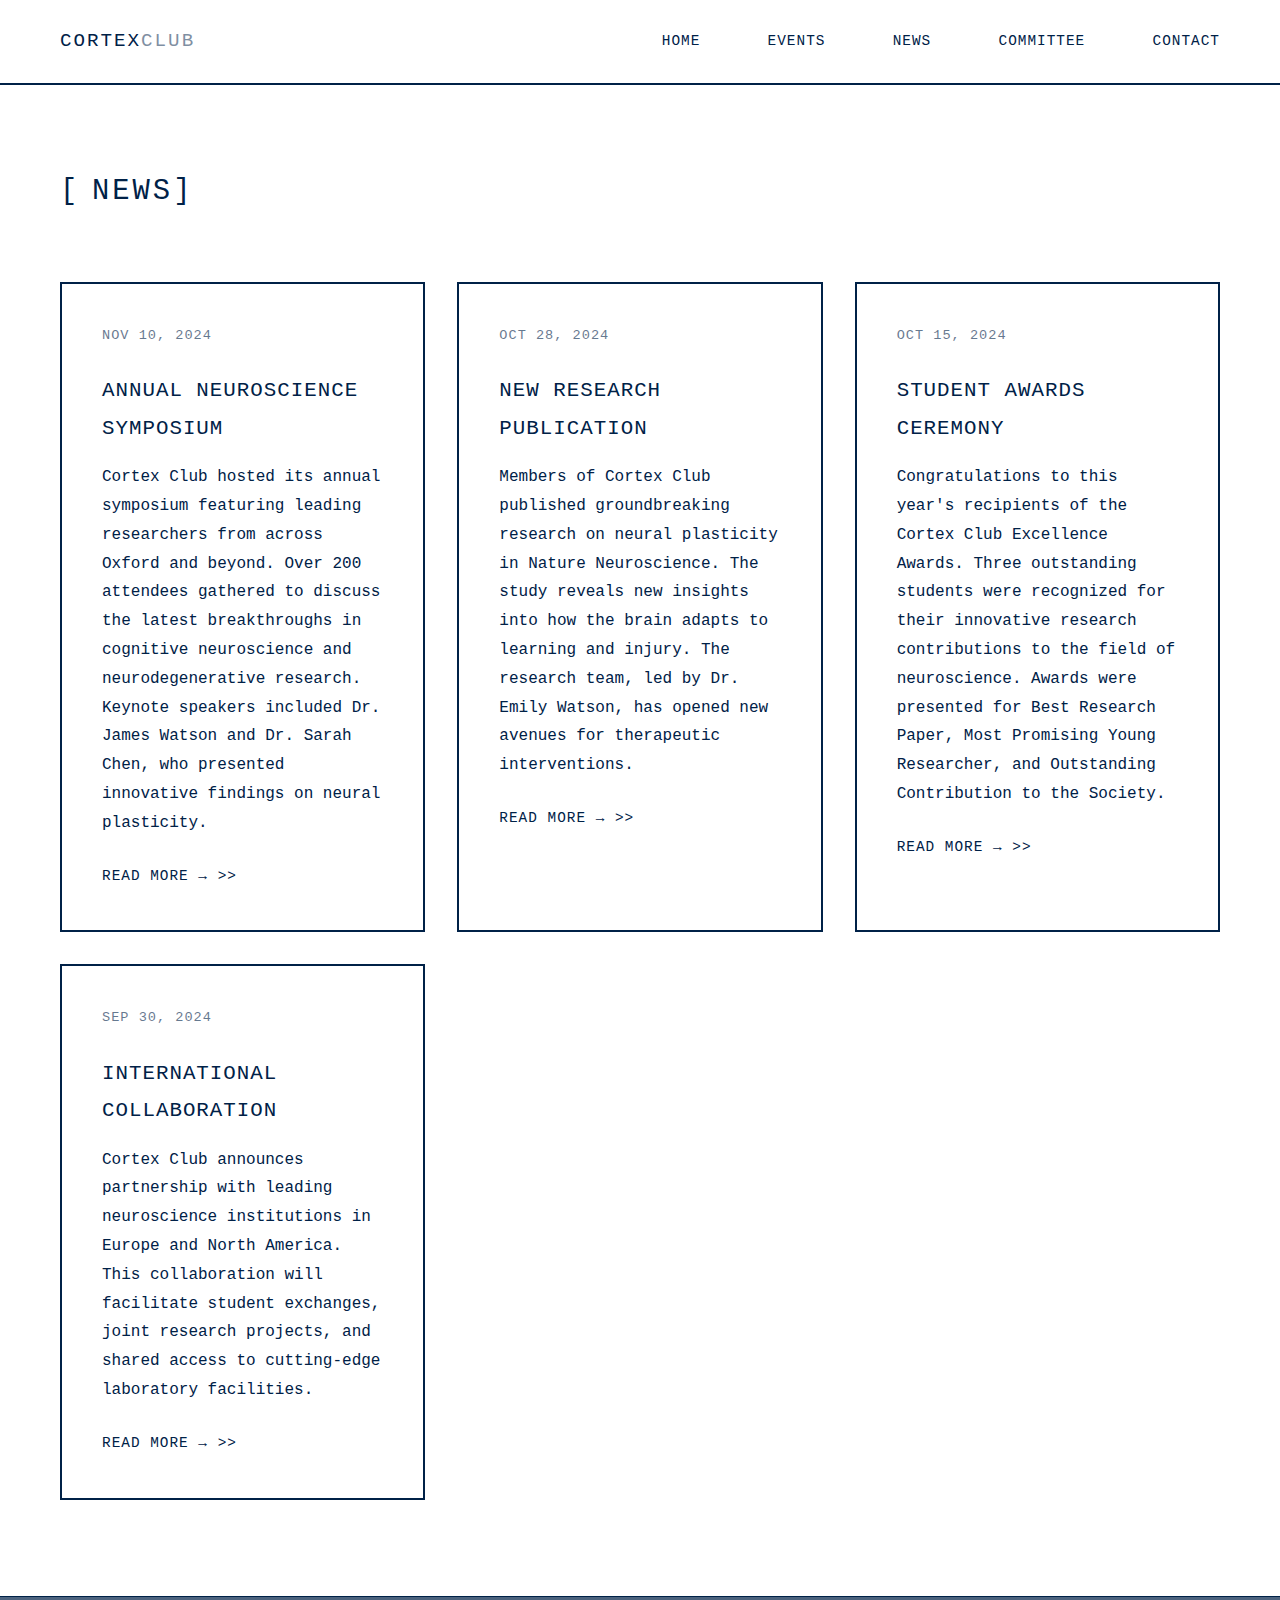
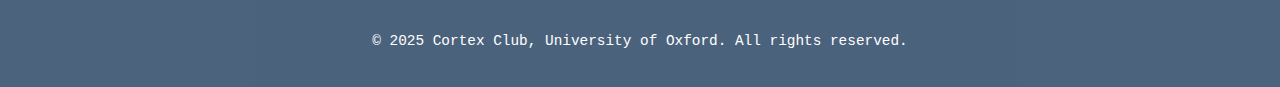
<file: sections/news.html>
<!DOCTYPE html>
<html lang="en">
<head>
    <meta charset="UTF-8">
    <meta name="viewport" content="width=device-width, initial-scale=1.0">
    <title>News - Cortex Club</title>
    <link rel="stylesheet" href="../style.css">
</head>
<body>
    <nav class="navbar">
        <div class="container">
            <div class="nav-brand">
                <h1>Cortex<span class="brand-accent">Club</span></h1>
            </div>
            <ul class="nav-menu" id="navMenu">
                <li><a href="../index.html">Home</a></li>
                <li><a href="events.html">Events</a></li>
                <li><a href="news.html">News</a></li>
                <li><a href="committee.html">Committee</a></li>
                <li><a href="contact.html">Contact</a></li>
            </ul>
            <button class="nav-toggle" id="navToggle" aria-label="Toggle navigation">
                <span></span>
                <span></span>
                <span></span>
            </button>
        </div>
    </nav>

    <section class="section" style="margin-top: 70px;">
        <div class="container">
            <h2 class="section-title">News</h2>
            <div class="news-content">
                <div class="news-grid">
                    <div class="news-card">
                        <div class="news-date">NOV 10, 2024</div>
                        <h3>Annual Neuroscience Symposium</h3>
                        <p>Cortex Club hosted its annual symposium featuring leading researchers from across Oxford and beyond. Over 200 attendees gathered to discuss the latest breakthroughs in cognitive neuroscience and neurodegenerative research. Keynote speakers included Dr. James Watson and Dr. Sarah Chen, who presented innovative findings on neural plasticity.</p>
                        <a href="#" class="news-link">Read More →</a>
                    </div>
                    <div class="news-card">
                        <div class="news-date">OCT 28, 2024</div>
                        <h3>New Research Publication</h3>
                        <p>Members of Cortex Club published groundbreaking research on neural plasticity in Nature Neuroscience. The study reveals new insights into how the brain adapts to learning and injury. The research team, led by Dr. Emily Watson, has opened new avenues for therapeutic interventions.</p>
                        <a href="#" class="news-link">Read More →</a>
                    </div>
                    <div class="news-card">
                        <div class="news-date">OCT 15, 2024</div>
                        <h3>Student Awards Ceremony</h3>
                        <p>Congratulations to this year's recipients of the Cortex Club Excellence Awards. Three outstanding students were recognized for their innovative research contributions to the field of neuroscience. Awards were presented for Best Research Paper, Most Promising Young Researcher, and Outstanding Contribution to the Society.</p>
                        <a href="#" class="news-link">Read More →</a>
                    </div>
                    <div class="news-card">
                        <div class="news-date">SEP 30, 2024</div>
                        <h3>International Collaboration</h3>
                        <p>Cortex Club announces partnership with leading neuroscience institutions in Europe and North America. This collaboration will facilitate student exchanges, joint research projects, and shared access to cutting-edge laboratory facilities.</p>
                        <a href="#" class="news-link">Read More →</a>
                    </div>
                </div>
            </div>
        </div>
    </section>

    <footer class="footer">
        <div class="container">
            <p>&copy; 2025 Cortex Club, University of Oxford. All rights reserved.</p>
        </div>
    </footer>

    <script src="../script.js"></script>
</body>
</html>
</file>
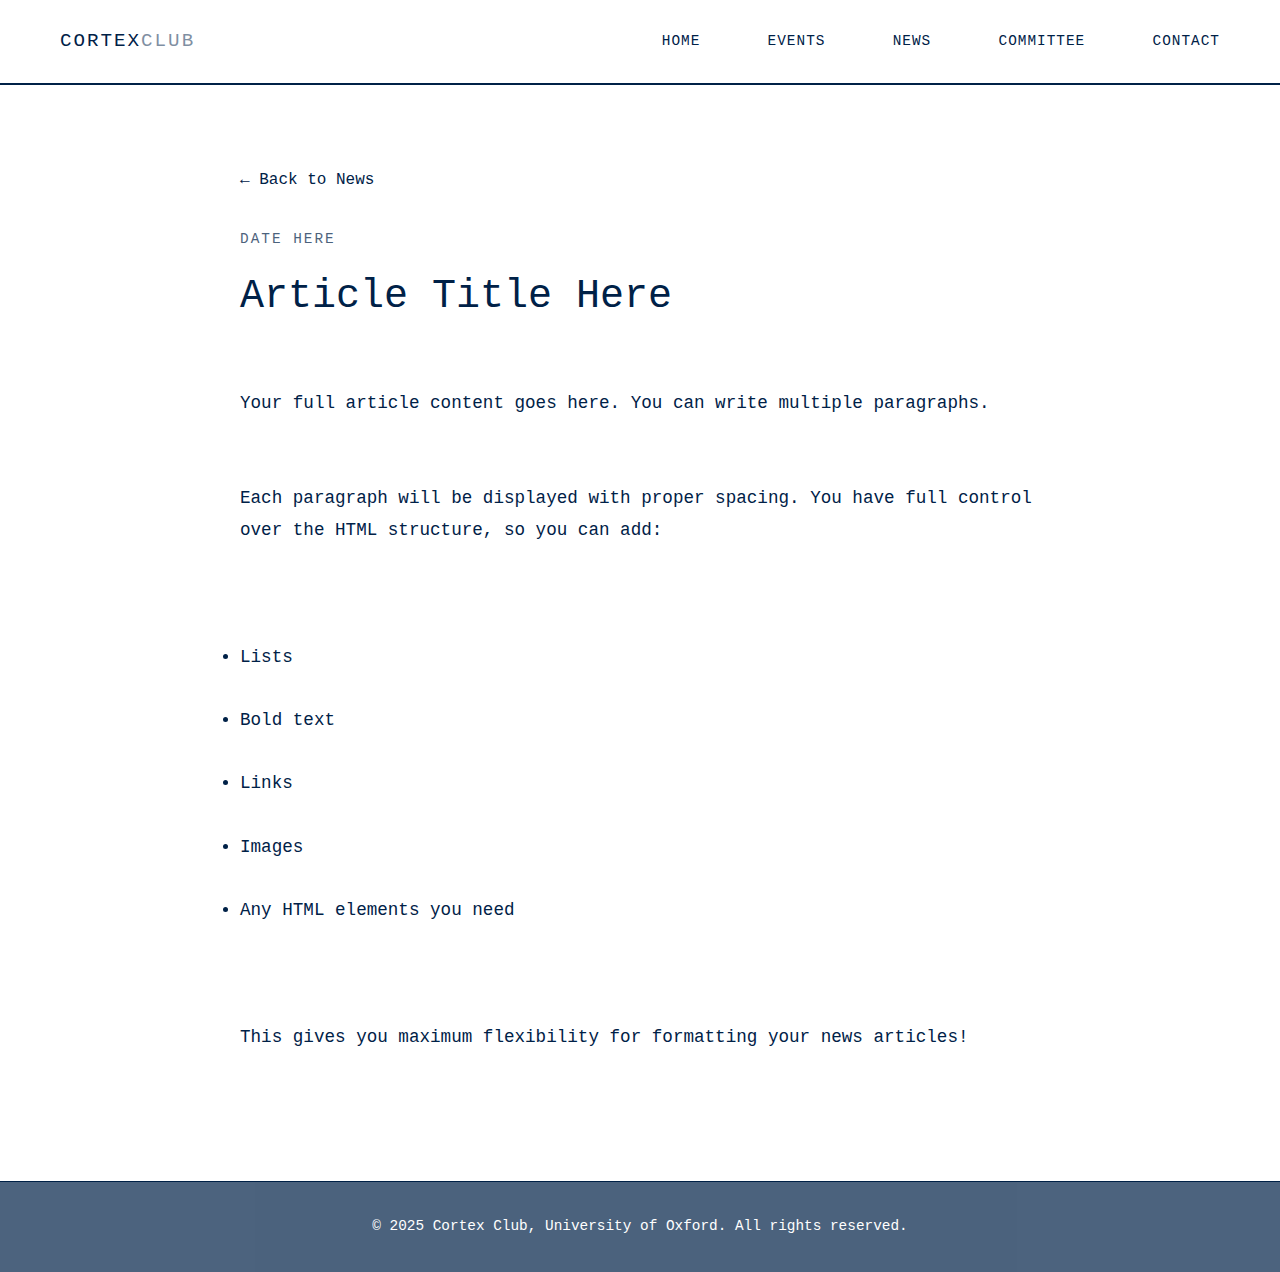
<file: news/html/template.html>
<!DOCTYPE html>
<html lang="en">
<head>
    <meta charset="UTF-8">
    <meta name="viewport" content="width=device-width, initial-scale=1.0">
    <title>News Article - Cortex Club</title>
    <link rel="stylesheet" href="../../style.css">
</head>
<body>
    <nav class="navbar">
        <div class="container">
            <div class="nav-brand">
                <h1>Cortex<span class="brand-accent">Club</span></h1>
            </div>
            <ul class="nav-menu" id="navMenu">
                <li class="nav-dropdown">
                    <a href="../../index.html">Home</a>
                    <ul class="nav-dropdown-menu">
                        <li><a href="../../index.html">Home</a></li>
                        <li><a href="../../assets/policy/OUCC Policy for Membership, Attendance, and Governance.pdf" target="_blank" rel="noopener noreferrer">Policy</a></li>
                    </ul>
                </li>
                <li><a href="../../sections/events.html">Events</a></li>
                <li><a href="../../sections/news.html">News</a></li>
                <li><a href="../../sections/committee.html">Committee</a></li>
                <li><a href="../../sections/contact.html">Contact</a></li>
            </ul>
            <button class="nav-toggle" id="navToggle" aria-label="Toggle navigation">
                <span></span>
                <span></span>
                <span></span>
            </button>
        </div>
    </nav>

    <section class="section" style="margin-top: 70px;">
        <div class="container">
            <div style="max-width: 800px; margin: 0 auto;">
                <a href="../../sections/news.html" style="color: var(--black); text-decoration: none; margin-bottom: 2rem; display: inline-block;">← Back to News</a>
                
                <div style="margin-bottom: 1rem; font-size: 0.9rem; opacity: 0.7; text-transform: uppercase; letter-spacing: 2px;">DATE HERE</div>
                <h1 style="font-size: 2.5rem; margin-bottom: 2rem; font-weight: normal; line-height: 1.4;">Article Title Here</h1>
                
                <div style="font-size: 1.1rem; line-height: 1.8; white-space: pre-line;">
                    <p>Your full article content goes here. You can write multiple paragraphs.</p>
                    
                    <p>Each paragraph will be displayed with proper spacing. You have full control over the HTML structure, so you can add:</p>
                    
                    <ul>
                        <li>Lists</li>
                        <li>Bold text</li>
                        <li>Links</li>
                        <li>Images</li>
                        <li>Any HTML elements you need</li>
                    </ul>
                    
                    <p>This gives you maximum flexibility for formatting your news articles!</p>
                </div>
            </div>
        </div>
    </section>

    <footer class="footer">
        <div class="container">
            <p>&copy; 2025 Cortex Club, University of Oxford. All rights reserved.</p>
        </div>
    </footer>

    <script src="../../utils/script.js"></script>
</body>
</html>
</file>
<file: style.css>
/* Reset and Base Styles */
* {
    margin: 0;
    padding: 0;
    box-sizing: border-box;
}

:root {
    --black: #002147;
    --white: #ffffff;
    --grey: #808080;
    --light-grey: #f5f5f5;
    --transition: all 0.4s ease;
}

html {
    scroll-behavior: smooth;
    overflow-x: hidden;
}

body {
    font-family: 'Courier New', Courier, monospace;
    line-height: 1.8;
    color: var(--black);
    background-color: var(--white);
    font-size: 16px;
    overflow-x: hidden;
    width: 100%;
    max-width: 100vw;
}

.container {
    max-width: 1200px;
    margin: 0 auto;
    padding: 0 20px;
}

/* Navigation */
.navbar {
    position: fixed;
    top: 0;
    left: 0;
    right: 0;
    background: var(--white);
    border-bottom: 2px solid var(--black);
    z-index: 1000;
    transition: var(--transition);
}

.navbar .container {
    display: flex;
    justify-content: space-between;
    align-items: center;
    padding: 1.5rem 20px;
}

.nav-brand h1 {
    font-size: 1.2rem;
    color: var(--black);
    font-weight: normal;
    letter-spacing: 2px;
    text-transform: uppercase;
}

.brand-accent {
    color: var(--black);
    opacity: 0.5;
}

.nav-menu {
    display: flex;
    list-style: none;
    gap: 3rem;
}

.nav-menu a {
    text-decoration: none;
    color: var(--black);
    font-size: 0.9rem;
    text-transform: uppercase;
    letter-spacing: 1px;
    transition: var(--transition);
    position: relative;
}

.nav-menu a::before {
    content: '> ';
    opacity: 0;
    transition: var(--transition);
}

.nav-menu a:hover::before {
    opacity: 1;
}

/* Dropdown Menu */
.nav-menu li {
    position: relative;
}

.nav-dropdown {
    position: relative;
}

.nav-dropdown-menu {
    position: absolute;
    top: 100%;
    left: 0;
    background: var(--white);
    border: 2px solid var(--black);
    list-style: none;
    padding: 0;
    margin: 0;
    min-width: 150px;
    opacity: 0;
    visibility: hidden;
    transform: translateY(-10px);
    transition: var(--transition);
    z-index: 1001;
    margin-top: 10px;
}

.nav-dropdown:hover .nav-dropdown-menu {
    opacity: 1;
    visibility: visible;
    transform: translateY(0);
}

.nav-dropdown-menu li {
    margin: 0;
}

.nav-dropdown-menu a {
    display: block;
    padding: 0.75rem 1rem;
    text-decoration: none;
    color: var(--black);
    font-size: 0.9rem;
    text-transform: uppercase;
    letter-spacing: 1px;
    transition: var(--transition);
    border-bottom: 1px solid var(--light-grey);
}

.nav-dropdown-menu a:last-child {
    border-bottom: none;
}

.nav-dropdown-menu a:hover {
    background: var(--light-grey);
}

.nav-dropdown-menu a::before {
    content: '> ';
    opacity: 0;
    transition: var(--transition);
}

.nav-dropdown-menu a:hover::before {
    opacity: 1;
}

.nav-toggle {
    display: none;
    flex-direction: column;
    background: none;
    border: none;
    cursor: pointer;
    gap: 5px;
}

.nav-toggle span {
    width: 25px;
    height: 2px;
    background: var(--black);
    transition: var(--transition);
}

/* Hero Section */
.hero {
    position: relative;
    height: 90vh;
    min-height: 600px;
    background: var(--black);
    color: var(--white);
    display: flex;
    align-items: center;
    justify-content: center;
    margin-top: 70px;
    border-bottom: 2px solid var(--black);
}

.hero-content {
    text-align: left;
    padding: 3rem;
    max-width: 800px;
    position: relative;
    z-index: 10;
    margin-right: auto;
    margin-left: 5%;
}

#hero-canvas {
    position: absolute;
    top: 0;
    left: 0;
    width: 100%;
    height: 100%;
    z-index: 1;
    pointer-events: none;
}

.hero-content::before {
    content: '>>>';
    position: absolute;
    left: -60px;
    top: 0;
    color: var(--white);
    opacity: 0.3;
    font-size: 1.5rem;
}

.hero-title {
    font-size: 4rem;
    font-weight: normal;
    margin-bottom: 2rem;
    line-height: 1.3;
    letter-spacing: 3px;
    text-transform: uppercase;
}

.hero-subtitle {
    font-size: 1.2rem;
    margin-bottom: 3rem;
    opacity: 0.8;
    line-height: 2;
    letter-spacing: 1px;
}

.hero-buttons {
    display: flex;
    gap: 2rem;
}

/* Buttons */
.btn {
    padding: 1rem 2.5rem;
    text-decoration: none;
    font-weight: normal;
    transition: var(--transition);
    display: inline-block;
    border: 2px solid var(--white);
    text-transform: uppercase;
    letter-spacing: 2px;
    font-size: 0.9rem;
}

.btn-primary {
    background: var(--white);
    color: var(--black);
}

.btn-primary:hover {
    background: var(--black);
    color: var(--white);
}

.btn-secondary {
    background: transparent;
    color: var(--white);
    border-color: var(--white);
}

.btn-secondary:hover {
    background: var(--white);
    color: var(--black);
}

/* Sections */
.section {
    padding: 6rem 0;
    border-bottom: 1px solid var(--black);
}

.section-dark {
    background: var(--black);
    color: var(--white);
}

.section-title {
    font-size: 1.8rem;
    text-align: left;
    margin-bottom: 4rem;
    color: var(--black);
    font-weight: normal;
    letter-spacing: 3px;
    text-transform: uppercase;
    position: relative;
    padding-left: 2rem;
}

.section-title::before {
    content: '[';
    position: absolute;
    left: 0;
}

.section-title::after {
    content: ']';
}

.section-dark .section-title {
    color: var(--white);
}

/* About Section */
.about-content {
    max-width: 900px;
    margin: 0 auto;
}

.lead {
    font-size: 1.1rem;
    color: var(--black);
    margin-bottom: 2rem;
    line-height: 2;
}

.about-text p {
    margin-bottom: 2rem;
    color: var(--black);
    line-height: 2.2;
}

.features {
    display: grid;
    grid-template-columns: repeat(auto-fit, minmax(200px, 1fr));
    gap: 1.5rem;
    margin-top: 3rem;
}

.feature {
    text-align: left;
    padding: 2.5rem;
    background: var(--white);
    border: 2px solid var(--black);
    transition: var(--transition);
    position: relative;
}

.feature::before {
    content: '> ';
    position: absolute;
    left: 1.5rem;
    top: 1.5rem;
    opacity: 0.3;
    font-size: 1.2rem;
}

.feature:hover {
    border-color: var(--grey);
}

.feature-icon {
    font-size: 2rem;
    margin-bottom: 1rem;
    opacity: 0.5;
}

.feature h3 {
    font-size: 0.9rem;
    margin-bottom: 0.75rem;
    color: var(--black);
    text-transform: uppercase;
    letter-spacing: 2px;
}

.feature p {
    color: var(--black);
    font-size: 0.95rem;
    line-height: 1.8;
}

/* Events Section */
.events-grid {
    display: grid;
    grid-template-columns: repeat(auto-fit, minmax(280px, 1fr));
    gap: 2rem;
}

.event-card {
    background: transparent;
    border: 2px solid var(--black);
    padding: 2.5rem;
    transition: var(--transition);
    position: relative;
}

.event-card::before {
    content: '>>';
    position: absolute;
    left: 2.5rem;
    top: 2.5rem;
    opacity: 0.3;
    font-size: 1.2rem;
}

.event-card:hover {
    border-color: var(--grey);
}

.event-date {
    display: flex;
    flex-direction: column;
    align-items: flex-start;
    margin-bottom: 2rem;
    font-weight: normal;
    letter-spacing: 2px;
}

.date-day {
    font-size: 3rem;
    line-height: 1;
    color: var(--black);
}

.date-month {
    font-size: 0.9rem;
    text-transform: uppercase;
    color: var(--black);
    opacity: 0.7;
    margin-top: 0.5rem;
}

.date-year {
    font-size: 0.8rem;
    text-transform: uppercase;
    color: var(--black);
    opacity: 0.5;
    margin-top: 0.3rem;
    letter-spacing: 1px;
}

.event-card h3 {
    font-size: 1.2rem;
    margin-bottom: 1.5rem;
    font-weight: normal;
    letter-spacing: 1px;
    color: var(--black);
}

.event-card p {
    color: var(--black);
    margin-bottom: 1.5rem;
    line-height: 1.8;
    opacity: 0.8;
}

.event-link {
    color: var(--black);
    text-decoration: none;
    font-weight: normal;
    display: inline-block;
    transition: var(--transition);
    text-transform: uppercase;
    letter-spacing: 1px;
    font-size: 0.9rem;
}

.event-link:hover {
    opacity: 0.5;
}

.event-link::after {
    content: ' >>';
}

/* Event cards in dark sections */
.section-dark .event-card {
    border: 2px solid var(--white);
}

.section-dark .date-day,
.section-dark .date-month,
.section-dark .date-year {
    color: var(--white);
}

.section-dark .event-card h3,
.section-dark .event-card p,
.section-dark .event-link {
    color: var(--white);
}

/* Committee Section */
.committee-grid {
    display: grid;
    grid-template-columns: repeat(auto-fit, minmax(280px, 1fr));
    gap: 2.5rem;
    max-width: 1200px;
    margin: 0 auto;
}

.committee-card {
    background: var(--white);
    border: 2px solid var(--black);
    transition: var(--transition);
    position: relative;
    display: flex;
    flex-direction: column;
    aspect-ratio: 5 / 8;
    overflow: hidden;
}

.committee-card:hover {
    border-color: var(--grey);
    transform: translateY(-5px);
}

.committee-portrait {
    width: 100%;
    flex: 0 0 70%;
    min-height: 0;
    object-fit: cover;
    object-position: center 25%;
    display: block;
}

.committee-info {
    padding: 1.5rem 1.5rem 4rem 1.5rem;
    display: flex;
    flex-direction: column;
    flex: 1;
    justify-content: flex-start;
}

.committee-card h3 {
    font-size: 0.9rem;
    margin-bottom: 0.75rem;
    color: var(--black);
    text-transform: uppercase;
    letter-spacing: 2px;
    font-weight: normal;
    opacity: 0.7;
}

.committee-name {
    font-size: 1.3rem;
    margin-bottom: 0.75rem;
    color: var(--black);
    font-weight: normal;
    letter-spacing: 1px;
}

.committee-bio {
    color: var(--black);
    line-height: 1.8;
    font-size: 0.95rem;
    margin: 0;
}

/* Research Section */
.research-grid {
    display: grid;
    grid-template-columns: repeat(auto-fit, minmax(300px, 1fr));
    gap: 2rem;
}

.research-card {
    background: var(--white);
    padding: 2.5rem;
    border: 2px solid var(--black);
    transition: var(--transition);
    position: relative;
}

.research-card:hover {
    border-color: var(--grey);
}

.research-number {
    font-size: 3rem;
    font-weight: normal;
    color: var(--black);
    opacity: 0.2;
    position: absolute;
    top: 1.5rem;
    right: 1.5rem;
    font-family: monospace;
}

.research-card h3 {
    font-size: 1.2rem;
    margin-bottom: 1rem;
    color: var(--black);
    text-transform: uppercase;
    letter-spacing: 1px;
    font-weight: normal;
}

.research-card p {
    color: var(--black);
    line-height: 1.8;
}

/* Contact Section */
.contact-content {
    display: grid;
    grid-template-columns: 1fr 1fr;
    gap: 3rem;
    max-width: 1000px;
    margin: 0 auto;
}

.contact-info {
    display: flex;
    flex-direction: column;
    gap: 2rem;
}

.contact-item h3 {
    font-size: 1rem;
    margin-bottom: 1rem;
    text-transform: uppercase;
    letter-spacing: 2px;
    font-weight: normal;
}

.contact-item p {
    color: var(--white);
    line-height: 1.8;
    opacity: 0.8;
}

.social-links {
    display: flex;
    gap: 2rem;
    margin-top: 1rem;
}

.social-links a {
    color: var(--white);
    text-decoration: none;
    transition: var(--transition);
    text-transform: uppercase;
    letter-spacing: 1px;
    font-size: 0.9rem;
}

.social-links a:hover {
    opacity: 0.5;
}

.contact-form {
    display: flex;
    flex-direction: column;
    gap: 1.5rem;
}

.form-group input,
.form-group textarea {
    width: 100%;
    padding: 1rem;
    border: 2px solid var(--white);
    background: transparent;
    color: var(--white);
    font-family: monospace;
    font-size: 0.95rem;
    transition: var(--transition);
}

.form-group input::placeholder,
.form-group textarea::placeholder {
    color: var(--white);
    opacity: 0.5;
}

.form-group input:focus,
.form-group textarea:focus {
    outline: none;
    border-color: var(--grey);
}

/* Sponsors Section */
#sponsors-section {
    overflow-x: hidden;
    width: 100%;
    max-width: 100%;
}

#sponsors-list {
    width: 100%;
    margin: 0;
    padding: 0;
    overflow-x: hidden;
}

/* Each tier is a full-width horizontal band - edge to edge */
.sponsor-tier-group {
    width: 100%;
    max-width: 100%;
    padding: 80px 0;
    display: flex;
    flex-direction: column;
    align-items: center;
    box-sizing: border-box;
    overflow-x: hidden;
}

/* Content wrapper inside tier group - matches .container width */
.sponsor-tier-title,
.sponsor-tier-group > .sponsor-grid {
    width: 100%;
    max-width: 1200px;
    margin-left: auto;
    margin-right: auto;
    padding-left: calc(20px + 2rem); /* Container padding (20px) + section-title padding (2rem) */
    padding-right: 20px;
    box-sizing: border-box;
}

/* Tier titles - on their own line, above logos, left-aligned with "Our Sponsors" */
.sponsor-tier-title {
    font-size: 1.8rem;
    font-weight: normal;
    text-transform: uppercase;
    letter-spacing: 3px;
    margin-bottom: 3rem;
    color: var(--black);
    text-decoration: underline;
    text-align: left;
}

/* Shimmer animation for hover effects */
@keyframes shimmer {
    0% { background-position: 0% 0%; }
    100% { background-position: 100% 0%; }
}

/* Gold tier - full-width band */
.sponsor-tier-group.gold-group {
    background: white;
    transition: background 0.3s ease;
}

.sponsor-tier-group.gold-group:hover {
    background: linear-gradient(90deg, transparent 0%, rgba(212,175,55,0.05) 50%, transparent 100%);
    background-size: 200% 100%;
    animation: shimmer 6s linear infinite;
}

.sponsor-tier-group.gold-group > .sponsor-grid {
    display: grid;
    grid-template-columns: 1fr;
    gap: 2rem;
    width: 100%;
    max-width: 100%;
    box-sizing: border-box;
}

/* Silver tier - full-width band */
.sponsor-tier-group.silver-group {
    background: white;
    transition: background 0.3s ease;
}

.sponsor-tier-group.silver-group:hover {
    background: linear-gradient(90deg, transparent 0%, rgba(180,180,180,0.05) 50%, transparent 100%);
    background-size: 200% 100%;
    animation: shimmer 6s linear infinite;
}

.sponsor-tier-group.silver-group > .sponsor-grid {
    display: grid;
    grid-template-columns: repeat(2, 1fr);
    gap: 3rem;
    width: 100%;
    max-width: 100%;
    box-sizing: border-box;
}

/* Bronze tier - full-width band */
.sponsor-tier-group.bronze-group {
    background: white;
    transition: background 0.3s ease;
}

.sponsor-tier-group.bronze-group:hover {
    background: linear-gradient(90deg, transparent 0%, rgba(205,127,50,0.05) 50%, transparent 100%);
    background-size: 200% 100%;
    animation: shimmer 6s linear infinite;
}

.sponsor-tier-group.bronze-group > .sponsor-grid {
    display: grid;
    grid-template-columns: repeat(4, 1fr);
    gap: 2rem;
    width: 100%;
    max-width: 100%;
    box-sizing: border-box;
}

/* Individual sponsor item (logo on top, text below) */
.sponsor-item {
    display: flex;
    flex-direction: column;
    align-items: center;
    text-align: center;
    padding: 1.5rem;
    width: 100%;
    max-width: 100%;
    box-sizing: border-box;
}

.sponsor-text {
    display: flex;
    flex-direction: column;
    justify-content: center;
    margin-top: 1rem;
    width: 100%;
}

.sponsor-name {
    font-size: 1rem;
    font-weight: normal;
    color: var(--black);
    line-height: 1.4;
}

.sponsor-logo-wrapper {
    display: flex;
    align-items: center;
    justify-content: center;
    width: 100%;
    flex: 1;
}

/* Gold: Full width, larger logos */
.sponsor-gold .sponsor-logo-wrapper {
    min-height: 250px;
}

.sponsor-gold .sponsor-logo-wrapper img {
    max-width: 100%;
    width: auto;
    max-height: 250px;
    height: auto;
    object-fit: contain;
    display: block;
}

.sponsor-gold .sponsor-name {
    font-size: 1.2rem;
}

/* Silver: Medium size logos */
.sponsor-silver .sponsor-logo-wrapper {
    min-height: 180px;
}

.sponsor-silver .sponsor-logo-wrapper img {
    max-width: 100%;
    height: auto;
    max-height: 180px;
    width: auto;
    object-fit: contain;
    display: block;
}

.sponsor-silver .sponsor-name {
    font-size: 1rem;
}

/* Bronze: Smaller logos */
.sponsor-bronze .sponsor-logo-wrapper {
    min-height: 120px;
}

.sponsor-bronze .sponsor-logo-wrapper img {
    max-width: 100%;
    width: 100%;
    height: auto;
    max-height: 120px;
    object-fit: contain;
    display: block;
    margin: 0 auto;
}

.sponsor-bronze .sponsor-name {
    font-size: 0.9rem;
}

/* Responsive adjustments */
@media (max-width: 1024px) {
    .sponsor-tier-group.bronze-group > .sponsor-grid {
        grid-template-columns: repeat(3, 1fr);
    }
}

@media (max-width: 768px) {
    .sponsor-tier-group.silver-group > .sponsor-grid {
        grid-template-columns: 1fr;
    }
    
    .sponsor-tier-group.bronze-group > .sponsor-grid {
        grid-template-columns: repeat(2, 1fr);
    }
    
}

@media (max-width: 480px) {
    .sponsor-tier-group.bronze-group > .sponsor-grid {
        grid-template-columns: 1fr;
    }
    
}

.footer {
    background: var(--black);
    padding: 2rem 0;
    text-align: center;
    color: var(--white);
    opacity: 0.7;
    font-size: 0.9rem;
}

/* Responsive Design */
@media (max-width: 768px) {
    .nav-menu {
        position: fixed;
        left: -100%;
        top: 70px;
        flex-direction: column;
        background: white;
        width: 100%;
        text-align: center;
        transition: 0.3s;
        box-shadow: 0 10px 27px rgba(0, 0, 0, 0.05);
        padding: 2rem 0;
    }

    .nav-menu.active {
        left: 0;
    }

    .nav-dropdown-menu {
        position: static;
        opacity: 1;
        visibility: visible;
        transform: none;
        border: none;
        margin-top: 0;
        padding-left: 1rem;
        display: none;
    }

    .nav-dropdown.active .nav-dropdown-menu {
        display: block;
    }

    .nav-toggle {
        display: flex;
    }

    .nav-toggle.active span:nth-child(1) {
        transform: rotate(45deg) translate(5px, 5px);
    }

    .nav-toggle.active span:nth-child(2) {
        opacity: 0;
    }

    .nav-toggle.active span:nth-child(3) {
        transform: rotate(-45deg) translate(7px, -6px);
    }

    .hero-title {
        font-size: 3rem;
    }

    .hero-subtitle {
        font-size: 1.425rem;
    }

    .hero-buttons {
        flex-direction: column;
        gap: 1rem;
    }

    .section-title {
        font-size: 1.5rem;
    }

    .features {
        grid-template-columns: 1fr;
    }

    .events-grid {
        grid-template-columns: 1fr;
    }

    .research-grid {
        grid-template-columns: 1fr;
    }

    .committee-grid {
        grid-template-columns: 1fr;
    }

    .news-grid {
        grid-template-columns: 1fr;
    }
    
    .gallery-grid {
        grid-template-columns: repeat(2, 1fr);
    }

    .contact-content {
        grid-template-columns: 1fr;
    }

    .research-number {
        font-size: 2rem;
        top: 1rem;
        right: 1rem;
    }

    .container {
        padding: 0 15px;
    }
}

@media (max-width: 480px) {
    .gallery-grid {
        grid-template-columns: 1fr;
    }
    
    .hero {
        min-height: 500px;
    }

    .hero-title {
        font-size: 2.25rem;
    }

    .hero-subtitle {
        font-size: 1.275rem;
    }

    .btn {
        padding: 0.75rem 1.5rem;
        font-size: 0.85rem;
    }

    .section {
        padding: 3rem 0;
    }

    .event-card,
    .research-card {
        padding: 1.5rem;
    }
}

/* Explore Section (Homepage) */
.explore-grid {
    display: grid;
    grid-template-columns: repeat(auto-fit, minmax(280px, 1fr));
    gap: 2rem;
    grid-auto-flow: row;
}

.explore-card {
    background: var(--white);
    padding: 2.5rem;
    border: 2px solid var(--black);
    transition: var(--transition);
    display: block;
    text-decoration: none;
    color: var(--black);
    position: relative;
}

.explore-card::before {
    content: '>';
    position: absolute;
    left: 1rem;
    top: 2rem;
    opacity: 0;
    font-size: 2rem;
    transition: var(--transition);
}

.explore-card:hover::before {
    opacity: 0.2;
}

.explore-card:hover {
    border-color: var(--grey);
}

.explore-card h3 {
    font-size: 0.9rem;
    margin-bottom: 1.5rem;
    color: var(--black);
    text-transform: uppercase;
    letter-spacing: 2px;
    font-weight: normal;
    opacity: 0.7;
}

.explore-card p {
    color: var(--black);
    line-height: 1.8;
    font-size: 0.95rem;
    margin-bottom: 1rem;
}

.explore-link {
    color: var(--black);
    font-size: 1.5rem;
    font-weight: normal;
    display: inline-block;
    transition: var(--transition);
}

.explore-card:hover .explore-link {
    transform: translateX(5px);
}

/* News Section */
.news-grid {
    display: grid;
    grid-template-columns: repeat(auto-fit, minmax(300px, 1fr));
    gap: 2rem;
}

/* Gallery Section */
.gallery-filters {
    display: flex;
    justify-content: center;
    gap: 1rem;
    margin-bottom: 3rem;
    flex-wrap: wrap;
}

.gallery-filter-btn {
    padding: 0.75rem 2rem;
    background: transparent;
    border: 2px solid var(--black);
    color: var(--black);
    font-family: monospace;
    font-size: 0.9rem;
    text-transform: uppercase;
    letter-spacing: 2px;
    cursor: pointer;
    transition: var(--transition);
    font-weight: normal;
}

.gallery-filter-btn:hover {
    background: var(--black);
    color: var(--white);
    border-color: var(--black);
}

.gallery-filter-btn.active {
    background: var(--black);
    color: var(--white);
    border-color: var(--black);
}

.gallery-grid {
    display: grid;
    grid-template-columns: repeat(3, 1fr);
    gap: 2rem;
    width: 100%;
    max-width: 100%;
    box-sizing: border-box;
}

.gallery-item {
    position: relative;
    overflow: hidden;
    border: 2px solid var(--black);
    transition: var(--transition);
    aspect-ratio: 4 / 3;
    background: var(--black);
    width: 100%;
    max-width: 100%;
    box-sizing: border-box;
}

.gallery-item:hover {
    border-color: var(--grey);
    transform: translateY(-5px);
    box-shadow: 0 10px 30px rgba(0, 0, 0, 0.2);
}

.gallery-image-wrapper {
    position: relative;
    width: 100%;
    height: 100%;
    overflow: hidden;
}

.gallery-image {
    width: 100%;
    height: 100%;
    object-fit: cover;
    transition: filter 0.3s ease, opacity 0.3s ease;
    display: block;
    max-width: 100%;
}

.gallery-item:hover .gallery-image {
    filter: brightness(0.4);
    opacity: 0.7;
}

.gallery-overlay {
    position: absolute;
    top: 0;
    left: 0;
    width: 100%;
    height: 100%;
    display: flex;
    align-items: center;
    justify-content: center;
    padding: 2rem;
    opacity: 0;
    transition: opacity 0.3s ease;
    pointer-events: none;
}

.gallery-item:hover .gallery-overlay {
    opacity: 1;
}

.gallery-info {
    color: var(--white);
    text-align: center;
}

.gallery-title {
    font-size: 1.4rem;
    margin-bottom: 0.75rem;
    text-transform: uppercase;
    letter-spacing: 2px;
    font-weight: normal;
}

.gallery-date {
    font-size: 0.9rem;
    opacity: 0.9;
    letter-spacing: 1px;
}

/* Responsive gallery text */
@media (max-width: 768px) {
    .gallery-title {
        font-size: 1.1rem;
        letter-spacing: 1px;
        margin-bottom: 0.5rem;
    }
    
    .gallery-date {
        font-size: 0.8rem;
    }
    
    .gallery-overlay {
        padding: 1.5rem;
    }
}

@media (max-width: 480px) {
    .gallery-title {
        font-size: 0.95rem;
        letter-spacing: 0.5px;
        margin-bottom: 0.4rem;
    }
    
    .gallery-date {
        font-size: 0.75rem;
    }
    
    .gallery-overlay {
        padding: 1rem;
    }
}

.news-card {
    background: var(--white);
    padding: 2.5rem;
    border: 2px solid var(--black);
    transition: var(--transition);
    position: relative;
}

.news-card:hover {
    border-color: var(--grey);
}

.news-date {
    font-size: 0.85rem;
    text-transform: uppercase;
    letter-spacing: 1px;
    margin-bottom: 1.5rem;
    opacity: 0.6;
}

.news-card h3 {
    font-size: 1.3rem;
    margin-bottom: 1rem;
    color: var(--black);
    text-transform: uppercase;
    letter-spacing: 1px;
    font-weight: normal;
}

.news-card p {
    color: var(--black);
    line-height: 1.8;
    margin-bottom: 1.5rem;
    white-space: pre-line;
}

.news-link {
    color: var(--black);
    text-decoration: none;
    font-weight: normal;
    display: inline-block;
    transition: var(--transition);
    text-transform: uppercase;
    letter-spacing: 1px;
    font-size: 0.9rem;
}

.news-link:hover {
    opacity: 0.5;
}

.news-link::after {
    content: ' >>';
}

/* Typewriter Cursor */
.typewriter-cursor {
    display: inline-block;
    animation: blink 1s infinite;
    margin-left: 2px;
}

@keyframes blink {
    0%, 50% { opacity: 1; }
    51%, 100% { opacity: 0; }
}

/* Map Container */
.map-container {
    max-width: 900px;
    margin: 0 auto;
}

.map-wrapper {
    position: relative;
    width: 100%;
    overflow: hidden;
}

.map-wrapper iframe {
    display: block;
    width: 100%;
    height: 350px;
    border: 2px solid var(--black);
    transition: var(--transition);
}

.map-wrapper:hover iframe {
    border-color: var(--grey);
}

@media (max-width: 768px) {
    .map-wrapper iframe {
        height: 250px;
    }
}

/* Additional utilities */
@media (prefers-reduced-motion: reduce) {
    * {
        animation-duration: 0.01ms !important;
        animation-iteration-count: 1 !important;
        transition-duration: 0.01ms !important;
    }
}
</file>
